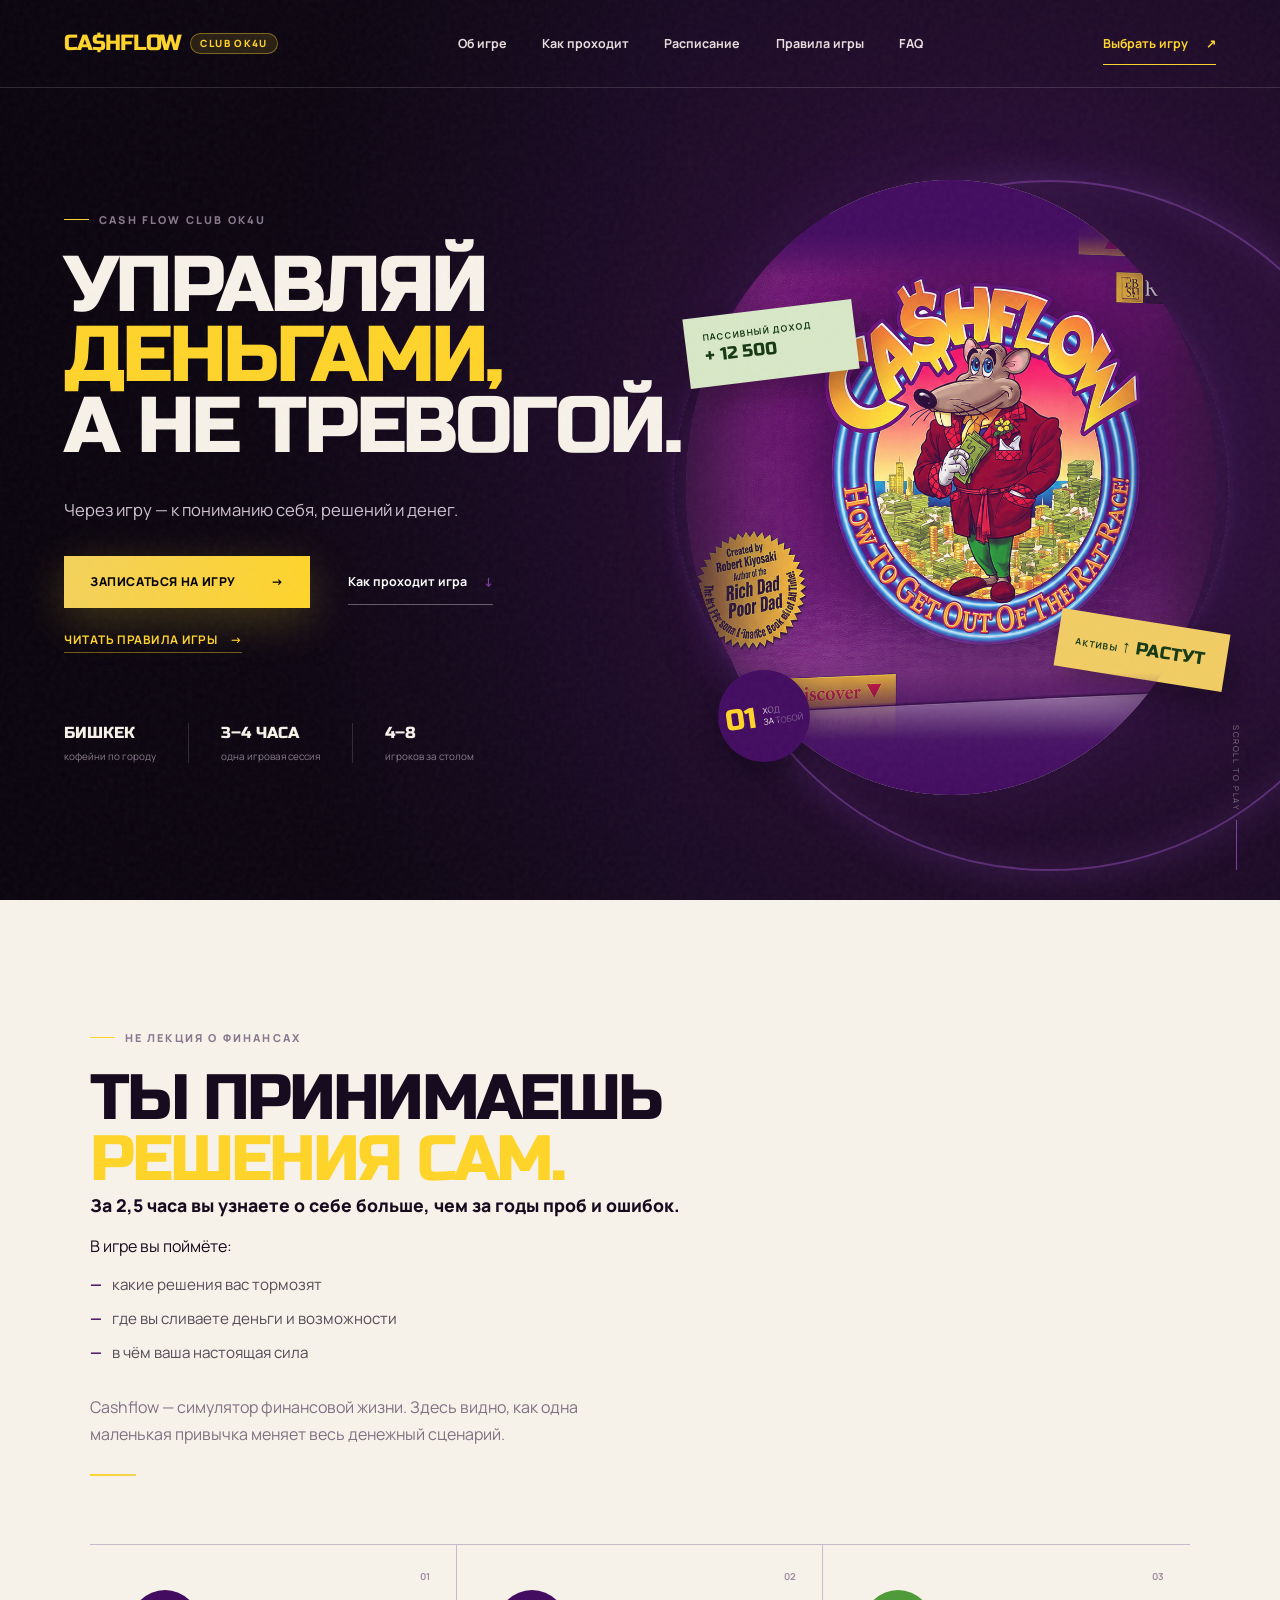
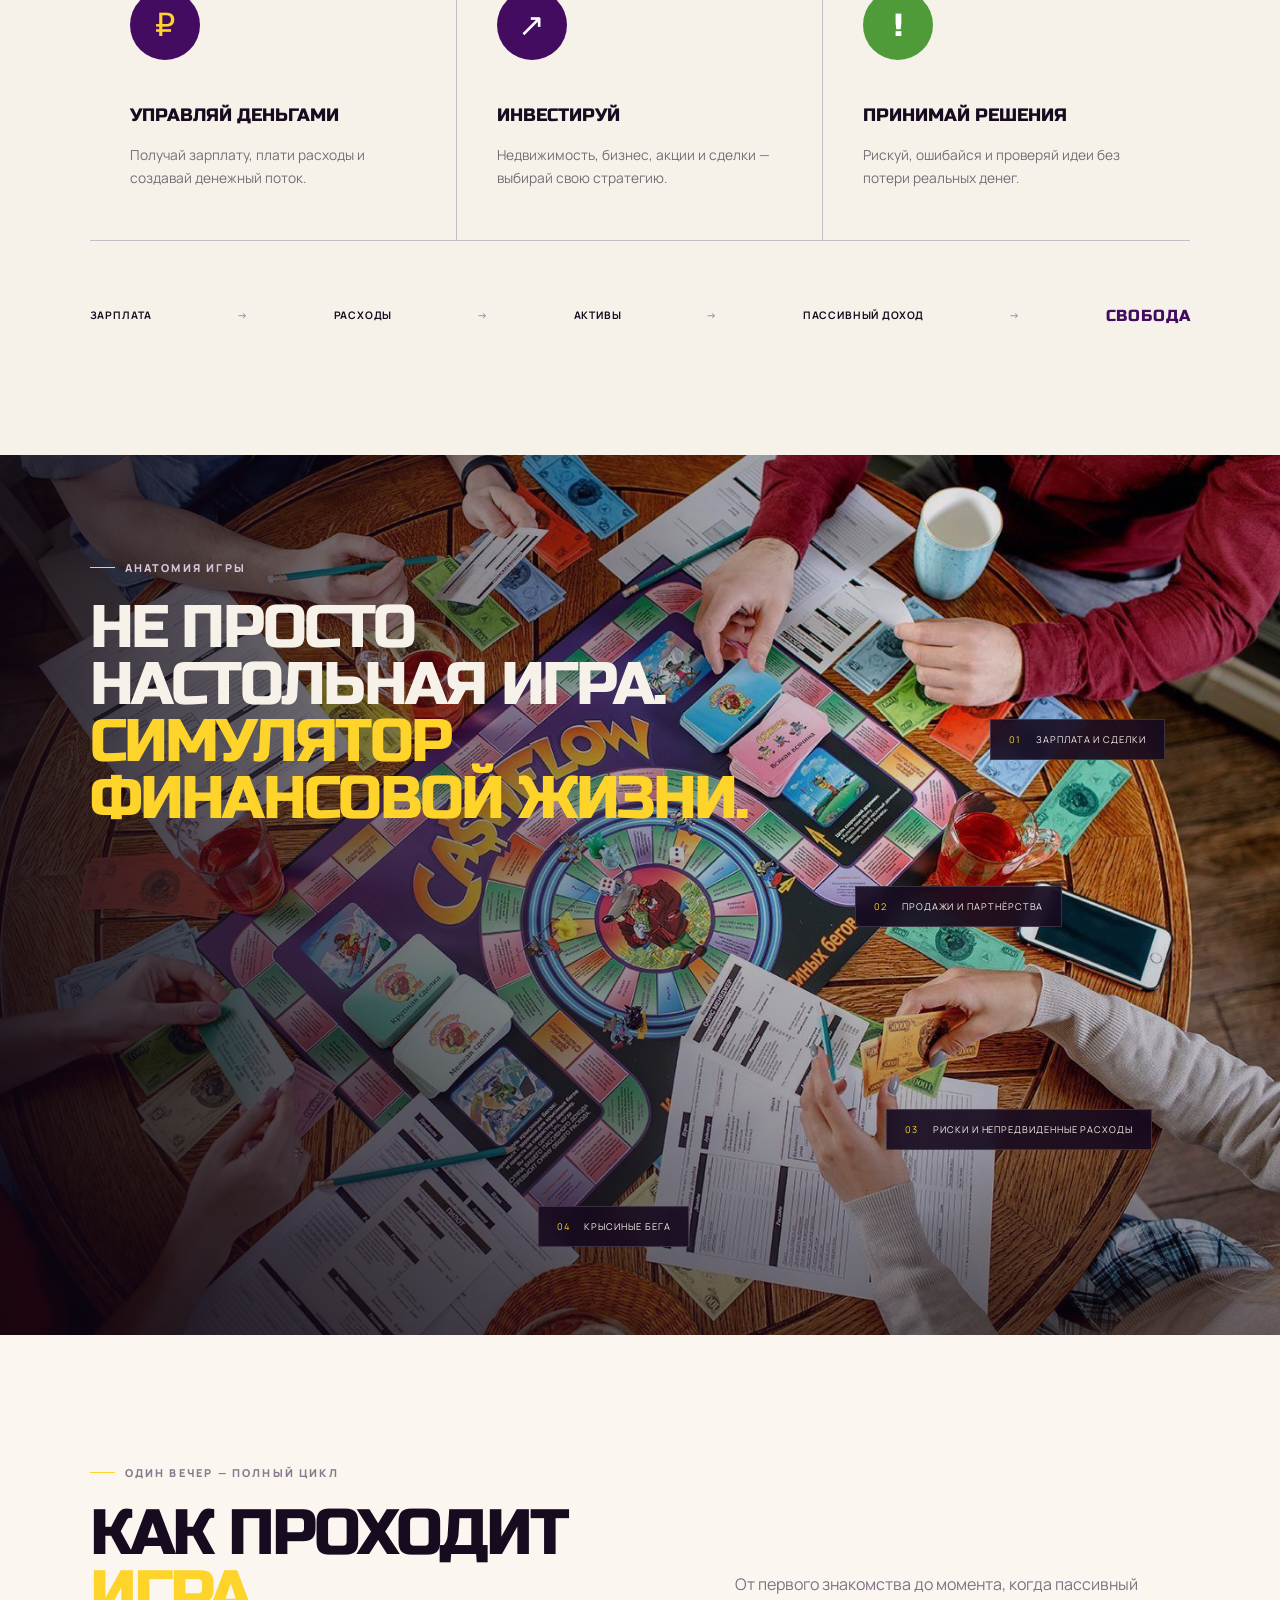
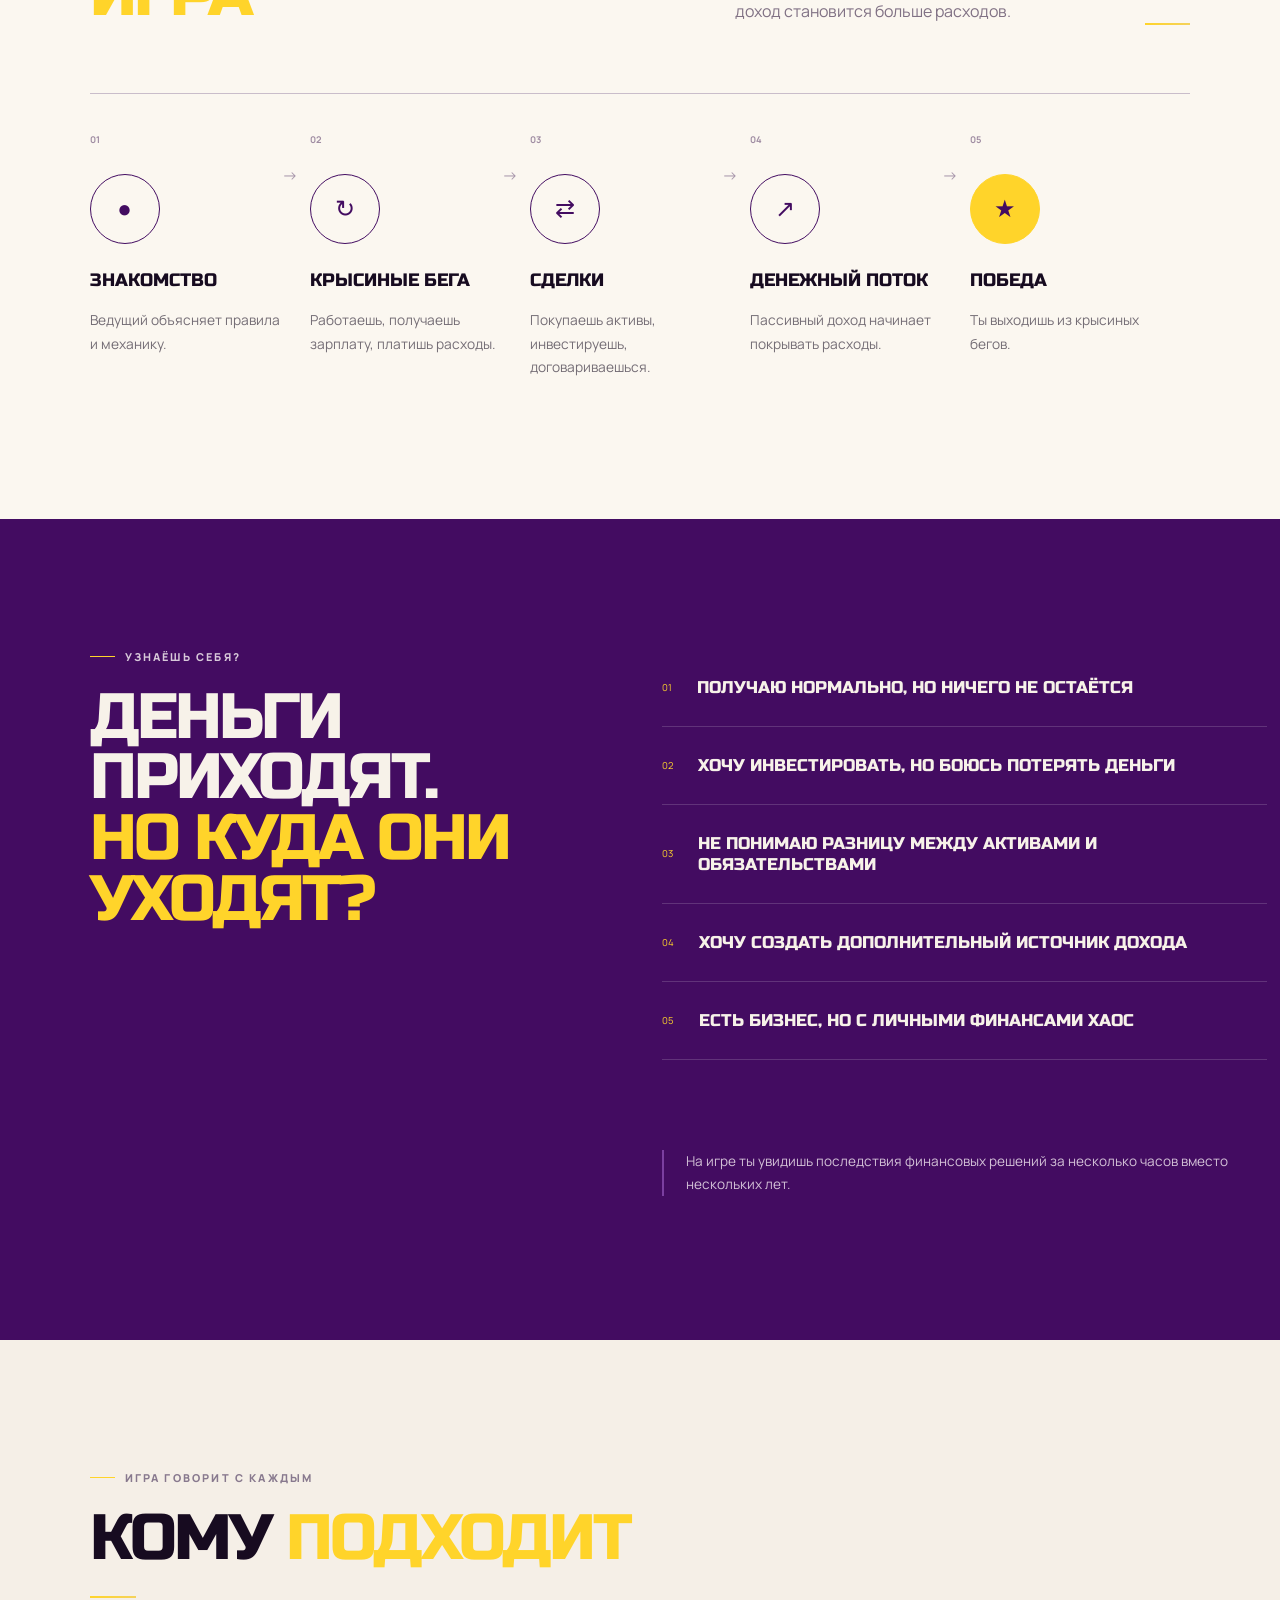
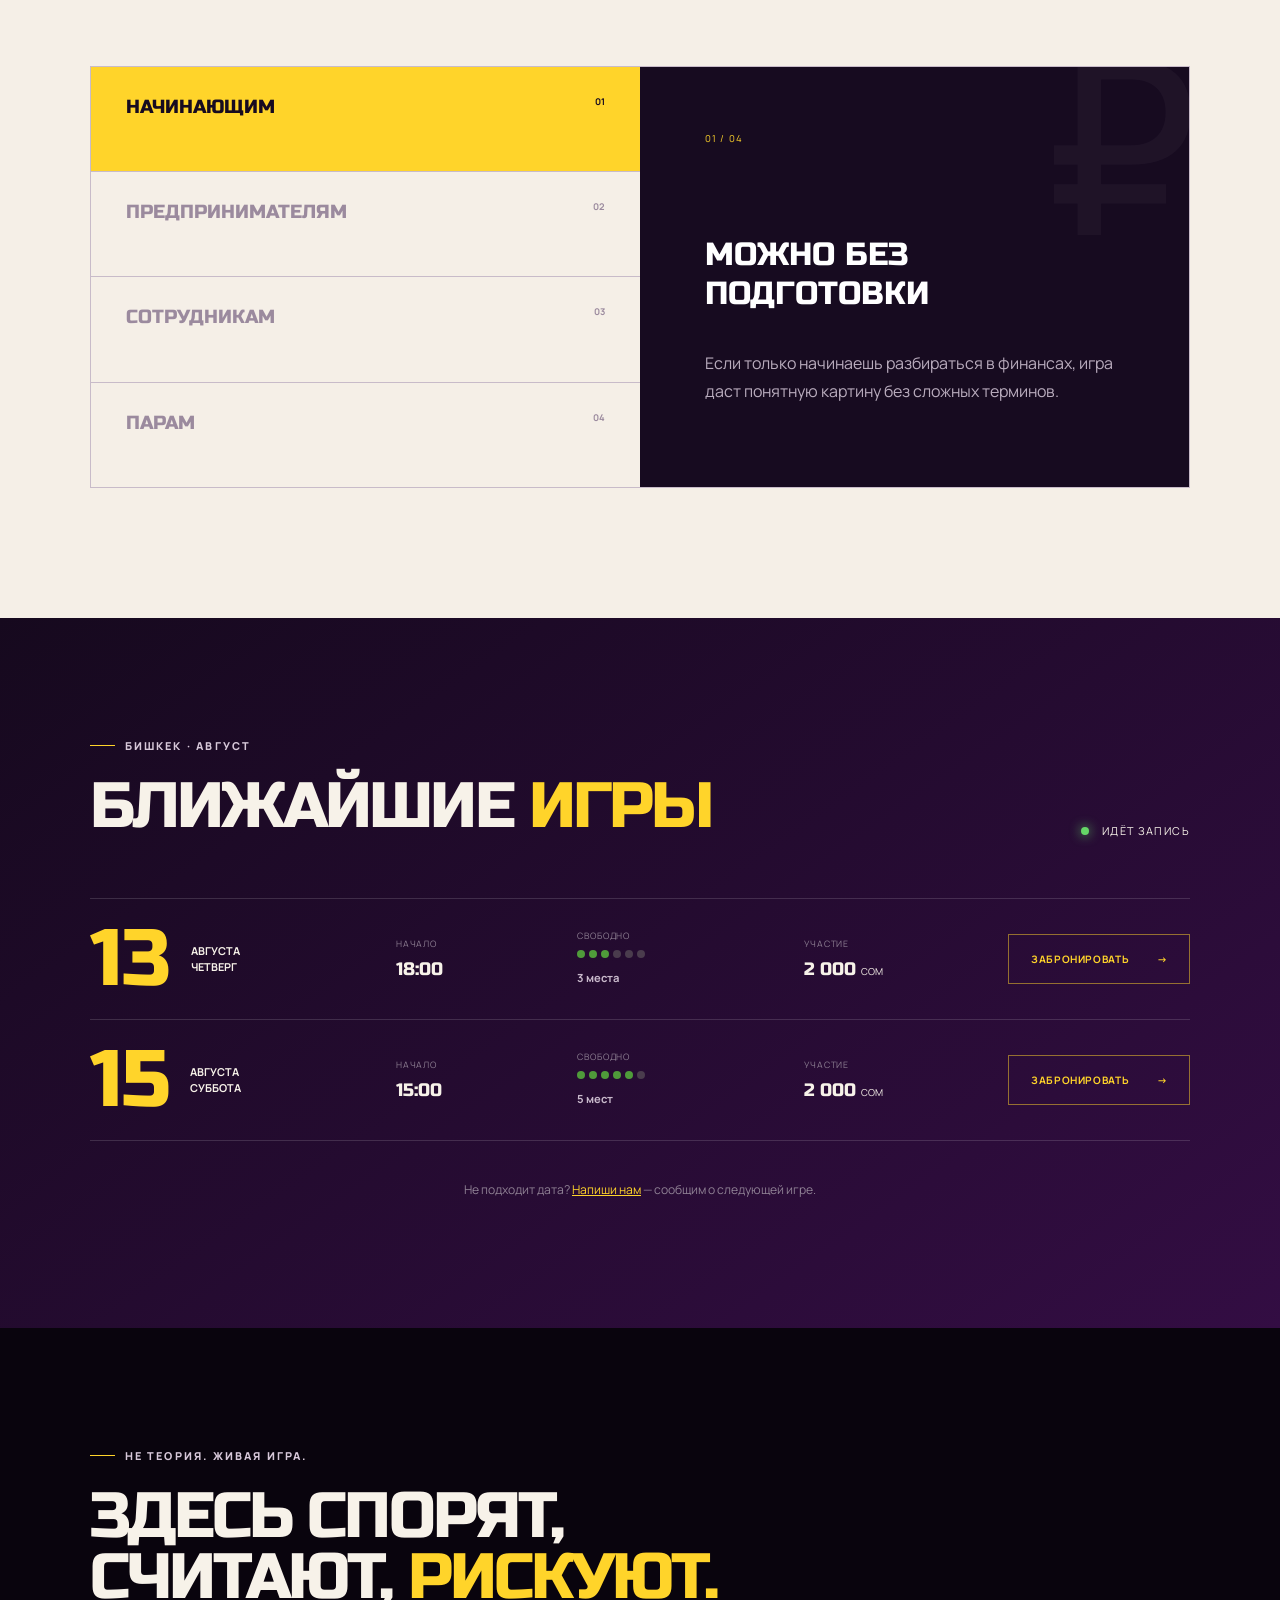
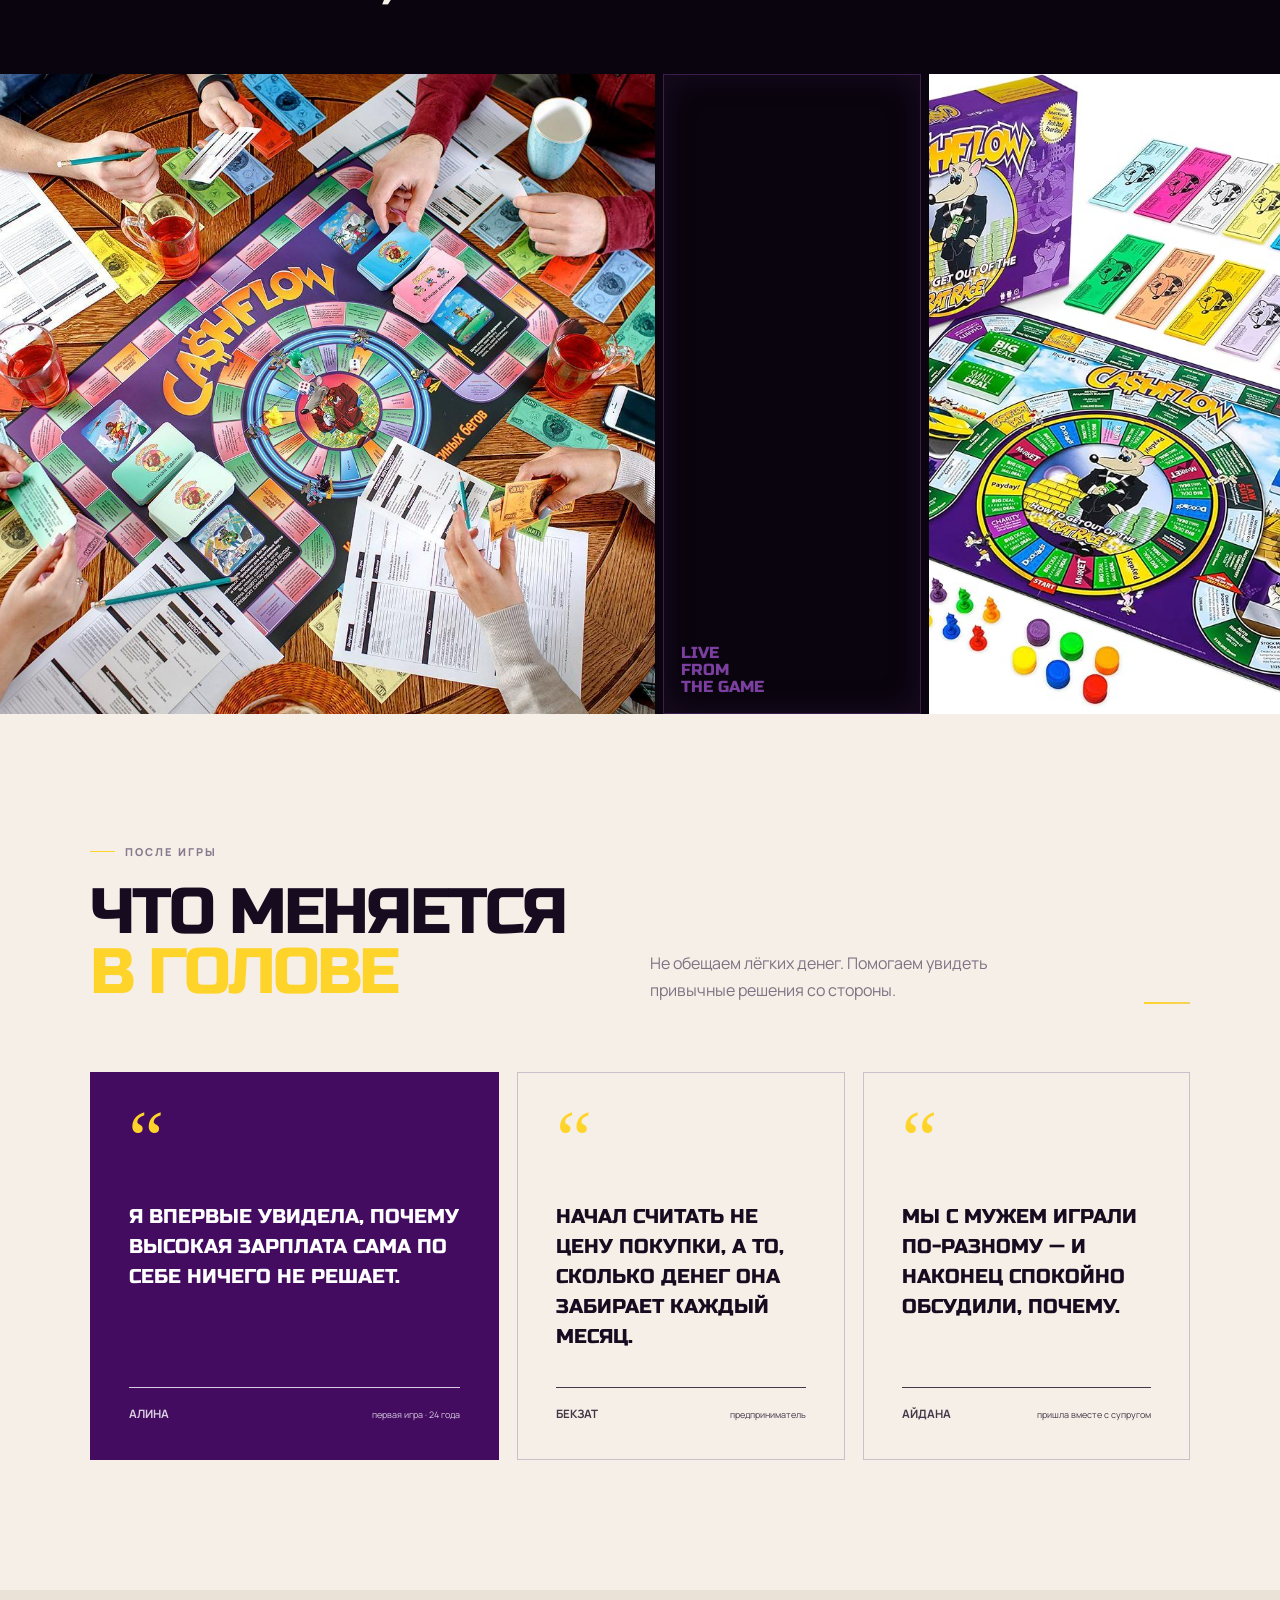
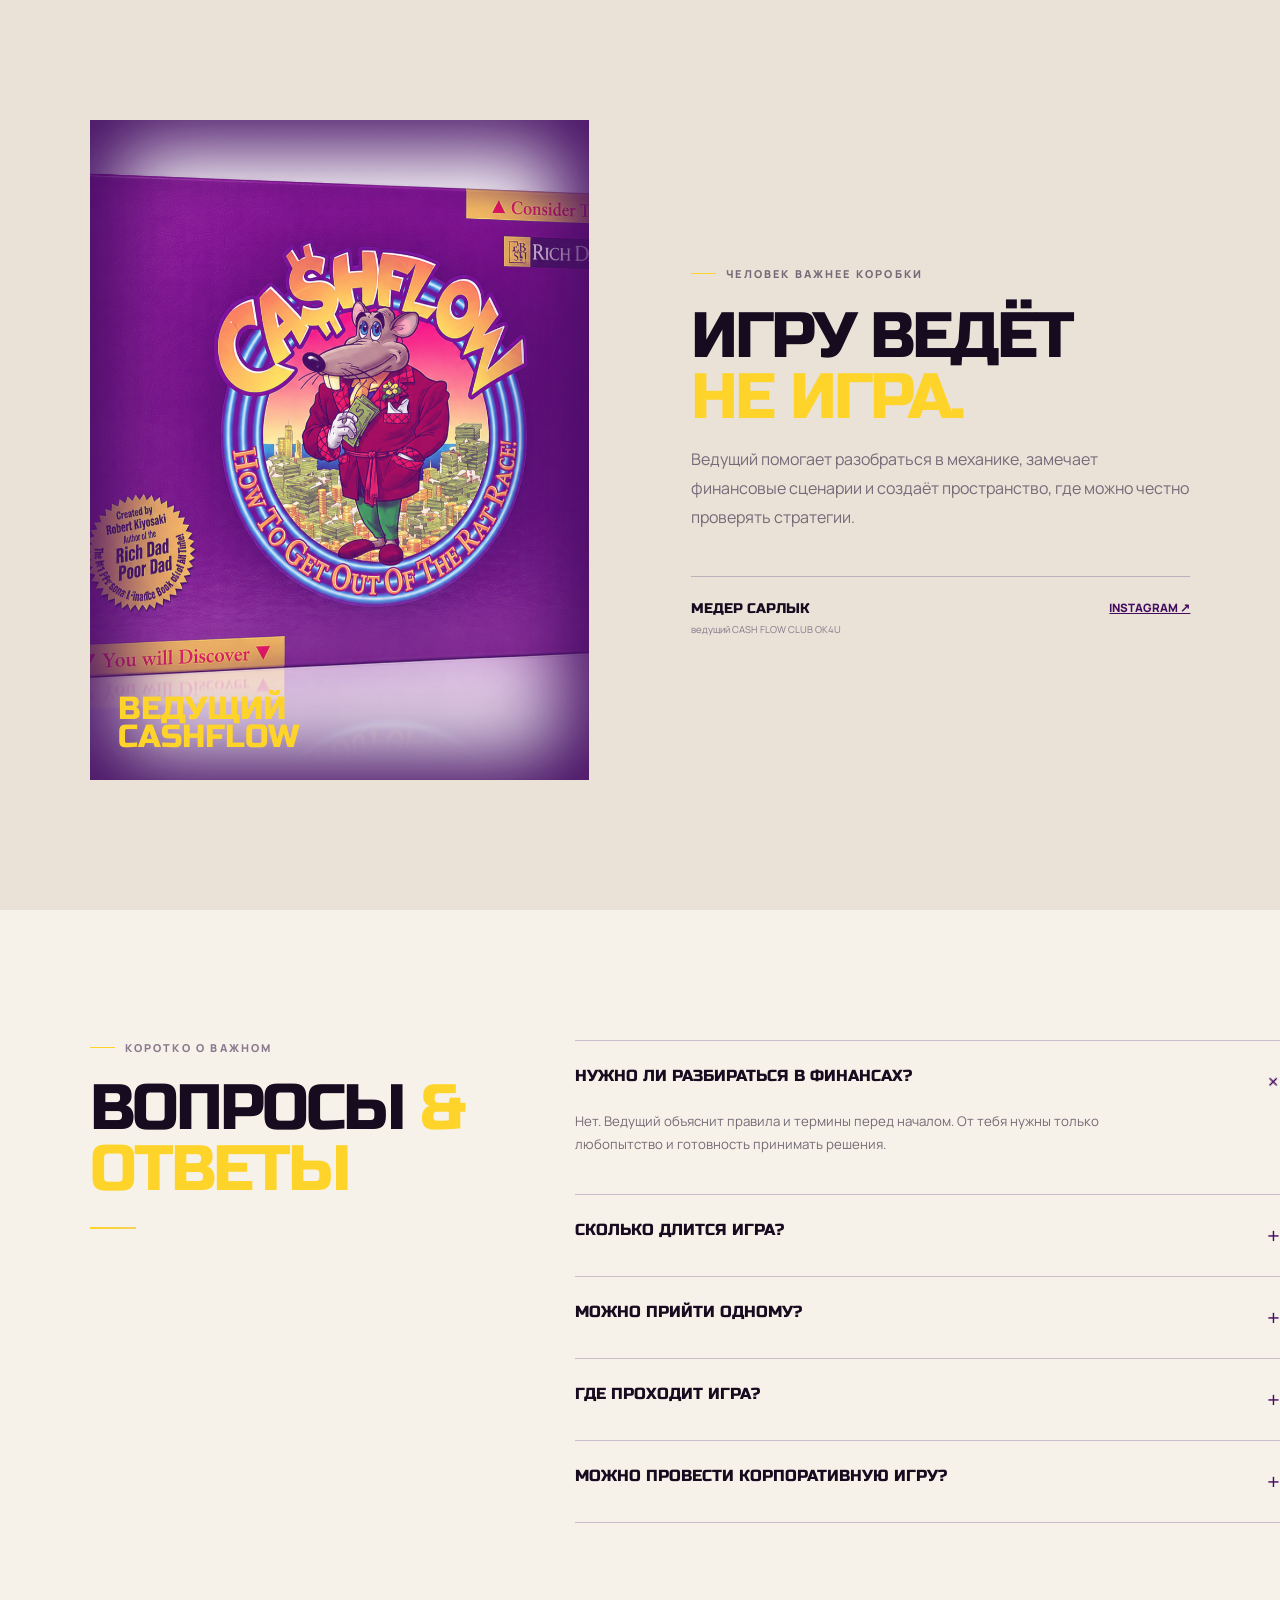
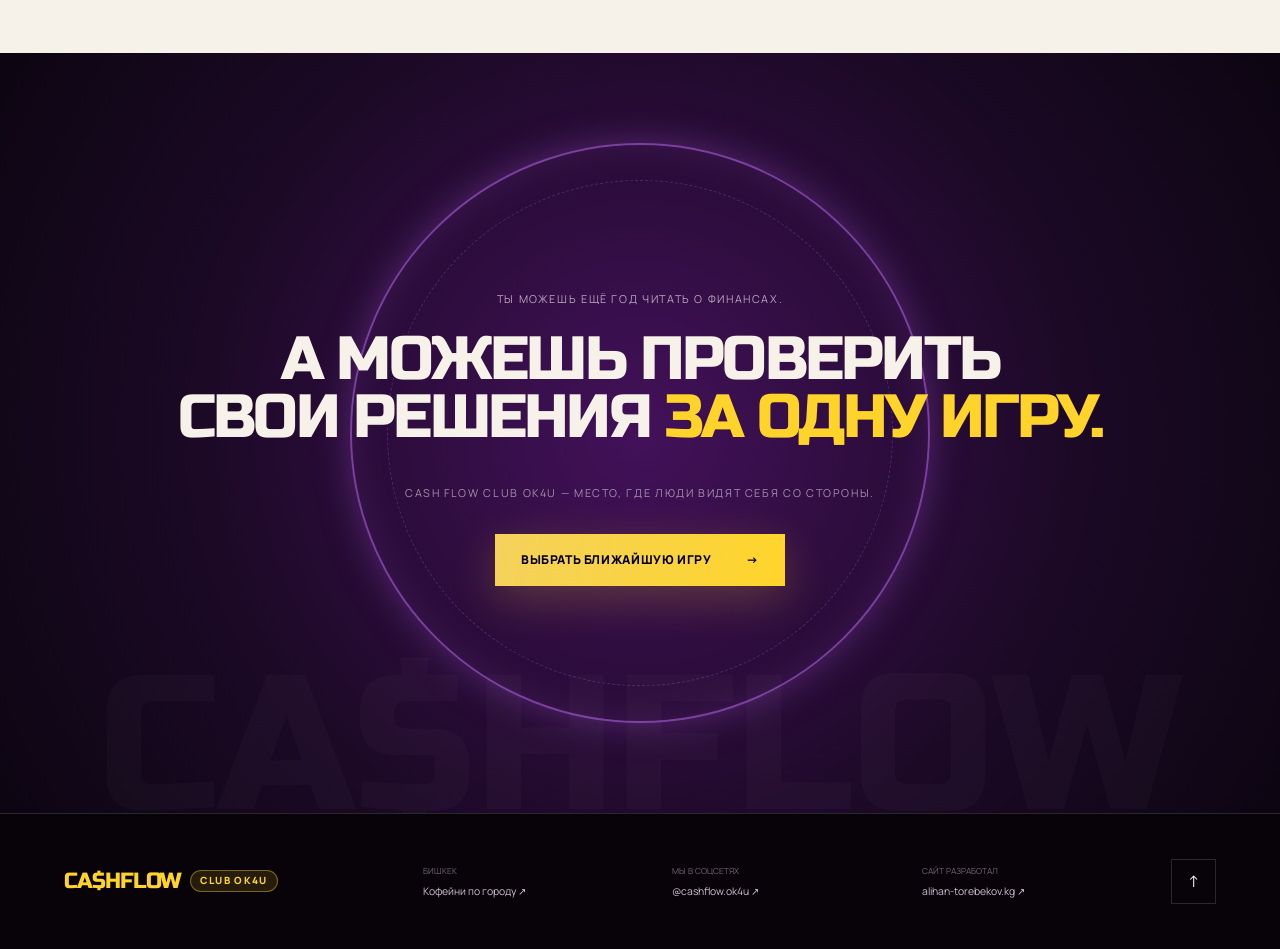
<file: index.html>
<!doctype html>
<html lang="ru">
  <head>
    <meta charset="UTF-8" />
    <meta name="viewport" content="width=device-width, initial-scale=1.0" />
    <meta name="theme-color" content="#170b20" />
    <meta name="description" content="Бизнес-игра CASHFLOW в Бишкеке. Тренируй финансовое мышление, рискуя только игровыми деньгами." />
    <title>CASHFLOW Бишкек — бизнес-игра о деньгах</title>
    <link rel="icon" href="data:image/svg+xml,%3Csvg xmlns='http://www.w3.org/2000/svg' viewBox='0 0 64 64'%3E%3Crect width='64' height='64' rx='14' fill='%23430C61'/%3E%3Ctext x='32' y='44' text-anchor='middle' font-size='42' font-weight='800' fill='%23FFD42A'%3E%24%3C/text%3E%3C/svg%3E" />
    <link rel="preconnect" href="https://fonts.googleapis.com" />
    <link rel="preconnect" href="https://fonts.gstatic.com" crossorigin />
    <link href="https://fonts.googleapis.com/css2?family=Manrope:wght@400;500;600;700;800&family=Russo+One&display=swap" rel="stylesheet" />
    <link rel="stylesheet" href="styles.css" />
  </head>
  <body>
    <div class="noise" aria-hidden="true"></div>

    <header class="header" id="top">
      <a class="brand" href="#top" aria-label="Cashflow Club OK4U — на главную">
        <span>CA$HFLOW</span><small>CLUB OK4U</small>
      </a>
      <nav class="nav" aria-label="Основная навигация">
        <a href="#about">Об игре</a>
        <a href="#process">Как проходит</a>
        <a href="#games">Расписание</a>
        <a href="pravila.html">Правила игры</a>
        <a href="#faq">FAQ</a>
      </nav>
      <a class="header-cta" href="#games">Выбрать игру <span>↗</span></a>
      <button class="menu-button" type="button" aria-label="Открыть меню" aria-expanded="false"><span></span><span></span></button>
    </header>

    <main>
      <section class="hero" aria-labelledby="hero-title">
        <div class="hero-glow" aria-hidden="true"></div>
        <div class="hero-copy reveal">
          <p class="eyebrow"><span></span> CASH FLOW CLUB OK4U</p>
          <h1 id="hero-title">Управляй <em>деньгами,</em><br />а не тревогой.</h1>
          <p class="hero-lead">Через игру — к пониманию себя, решений и денег.</p>
          <div class="hero-actions">
            <a class="button button-primary" href="#games">Записаться на игру <span>→</span></a>
            <a class="text-link" href="#process">Как проходит игра <span>↓</span></a>
          </div>
          <a class="rules-link" href="pravila.html">Читать правила игры <span>→</span></a>
          <div class="hero-meta" aria-label="Информация об игре">
            <div><b>Бишкек</b><span>кофейни по городу</span></div>
            <div><b>3–4 часа</b><span>одна игровая сессия</span></div>
            <div><b>4–8</b><span>игроков за столом</span></div>
          </div>
        </div>
        <div class="hero-visual reveal">
          <div class="orbit orbit-one"></div>
          <div class="orbit orbit-two"></div>
          <div class="hero-photo">
            <img src="cashflow box.png" alt="Коробка игры Cashflow" />
          </div>
          <div class="money-card money-card-one">ПАССИВНЫЙ ДОХОД <b>+ 12 500</b></div>
          <div class="money-card money-card-two">АКТИВЫ <b>↑ РАСТУТ</b></div>
          <div class="round-label"><b>01</b><span>ход<br />за тобой</span></div>
        </div>
        <div class="scroll-cue" aria-hidden="true"><span>SCROLL TO PLAY</span><i></i></div>
      </section>

      <section class="section about" id="about">
        <div class="section-heading reveal">
          <p class="eyebrow"><span></span> Не лекция о финансах</p>
          <h2>Ты принимаешь<br /><em>решения сам.</em></h2>
          <p class="lead-strong">За 2,5 часа вы узнаете о себе больше, чем за годы проб и ошибок.</p>
          <p>В игре вы поймёте:</p>
          <ul class="insight-list">
            <li>какие решения вас тормозят</li>
            <li>где вы сливаете деньги и возможности</li>
            <li>в чём ваша настоящая сила</li>
          </ul>
          <p>Cashflow — симулятор финансовой жизни. Здесь видно, как одна маленькая привычка меняет весь денежный сценарий.</p>
        </div>
        <div class="skill-grid">
          <article class="skill-card reveal">
            <span class="card-index">01</span><div class="skill-icon">₽</div>
            <h3>Управляй деньгами</h3><p>Получай зарплату, плати расходы и создавай денежный поток.</p>
          </article>
          <article class="skill-card reveal">
            <span class="card-index">02</span><div class="skill-icon">↗</div>
            <h3>Инвестируй</h3><p>Недвижимость, бизнес, акции и сделки — выбирай свою стратегию.</p>
          </article>
          <article class="skill-card reveal">
            <span class="card-index">03</span><div class="skill-icon">!</div>
            <h3>Принимай решения</h3><p>Рискуй, ошибайся и проверяй идеи без потери реальных денег.</p>
          </article>
        </div>
        <div class="flow-line reveal" aria-label="Финансовый путь в игре">
          <span>Зарплата</span><i>→</i><span>Расходы</span><i>→</i><span>Активы</span><i>→</i><span>Пассивный доход</span><i>→</i><b>Свобода</b>
        </div>
      </section>

      <section class="anatomy" aria-labelledby="anatomy-title">
        <img src="cash flow game on table.jpg" alt="Участники играют в Cashflow за столом" />
        <div class="anatomy-shade"></div>
        <div class="anatomy-copy reveal">
          <p class="eyebrow light"><span></span> Анатомия игры</p>
          <h2 id="anatomy-title">Не просто настольная игра.<br /><em>Симулятор финансовой жизни.</em></h2>
        </div>
        <div class="callout c1"><span>01</span> Зарплата и сделки</div>
        <div class="callout c2"><span>02</span> Продажи и партнёрства</div>
        <div class="callout c3"><span>03</span> Риски и непредвиденные расходы</div>
        <div class="callout c4"><span>04</span> Крысиные бега</div>
      </section>

      <section class="section process" id="process">
        <div class="section-heading horizontal reveal">
          <div><p class="eyebrow"><span></span> Один вечер — полный цикл</p><h2>Как проходит <em>игра</em></h2></div>
          <p>От первого знакомства до момента, когда пассивный доход становится больше расходов.</p>
        </div>
        <div class="timeline">
          <article class="step reveal"><b>01</b><div class="step-icon">●</div><h3>Знакомство</h3><p>Ведущий объясняет правила и механику.</p></article>
          <article class="step reveal"><b>02</b><div class="step-icon">↻</div><h3>Крысиные бега</h3><p>Работаешь, получаешь зарплату, платишь расходы.</p></article>
          <article class="step reveal"><b>03</b><div class="step-icon">⇄</div><h3>Сделки</h3><p>Покупаешь активы, инвестируешь, договариваешься.</p></article>
          <article class="step reveal"><b>04</b><div class="step-icon">↗</div><h3>Денежный поток</h3><p>Пассивный доход начинает покрывать расходы.</p></article>
          <article class="step reveal"><b>05</b><div class="step-icon">★</div><h3>Победа</h3><p>Ты выходишь из крысиных бегов.</p></article>
        </div>
      </section>

      <section class="section pain" aria-labelledby="pain-title">
        <div class="pain-intro reveal">
          <p class="eyebrow light"><span></span> Узнаёшь себя?</p>
          <h2 id="pain-title">Деньги приходят.<br /><em>Но куда они уходят?</em></h2>
        </div>
        <div class="pain-list reveal">
          <div><span>01</span><p>Получаю нормально, но ничего не остаётся</p></div>
          <div><span>02</span><p>Хочу инвестировать, но боюсь потерять деньги</p></div>
          <div><span>03</span><p>Не понимаю разницу между активами и обязательствами</p></div>
          <div><span>04</span><p>Хочу создать дополнительный источник дохода</p></div>
          <div><span>05</span><p>Есть бизнес, но с личными финансами хаос</p></div>
        </div>
        <p class="pain-note reveal">На игре ты увидишь последствия финансовых решений за несколько часов вместо нескольких лет.</p>
      </section>

      <section class="section audience" aria-labelledby="audience-title">
        <div class="section-heading reveal">
          <p class="eyebrow"><span></span> Игра говорит с каждым</p>
          <h2 id="audience-title">Кому <em>подходит</em></h2>
        </div>
        <div class="audience-tabs reveal">
          <div class="tab-list" role="tablist" aria-label="Категории участников">
            <button class="tab active" role="tab" aria-selected="true" data-tab="beginners">Начинающим <span>01</span></button>
            <button class="tab" role="tab" aria-selected="false" data-tab="business">Предпринимателям <span>02</span></button>
            <button class="tab" role="tab" aria-selected="false" data-tab="employees">Сотрудникам <span>03</span></button>
            <button class="tab" role="tab" aria-selected="false" data-tab="couples">Парам <span>04</span></button>
          </div>
          <div class="tab-panel" id="tab-panel">
            <span>01 / 04</span><h3>Можно без подготовки</h3><p>Если только начинаешь разбираться в финансах, игра даст понятную картину без сложных терминов.</p>
          </div>
        </div>
      </section>

      <section class="section games" id="games">
        <div class="games-heading reveal">
          <div><p class="eyebrow light"><span></span> Бишкек · Август</p><h2>Ближайшие <em>игры</em></h2></div>
          <div class="live-label"><i></i> Идёт запись</div>
        </div>
        <div class="game-list">
          <article class="game-card reveal" data-game="13 августа · 18:00">
            <div class="game-date"><b>13</b><span>августа<br />четверг</span></div>
            <div class="game-time"><small>Начало</small><b>18:00</b></div>
            <div class="seats"><small>Свободно</small><div><i></i><i></i><i></i><i class="off"></i><i class="off"></i><i class="off"></i></div><b>3 места</b></div>
            <div class="game-price"><small>Участие</small><b>2 000 <span>сом</span></b></div>
            <button class="book-button" type="button">Забронировать <span>→</span></button>
          </article>
          <article class="game-card reveal" data-game="15 августа · 15:00">
            <div class="game-date"><b>15</b><span>августа<br />суббота</span></div>
            <div class="game-time"><small>Начало</small><b>15:00</b></div>
            <div class="seats"><small>Свободно</small><div><i></i><i></i><i></i><i></i><i></i><i class="off"></i></div><b>5 мест</b></div>
            <div class="game-price"><small>Участие</small><b>2 000 <span>сом</span></b></div>
            <button class="book-button" type="button">Забронировать <span>→</span></button>
          </article>
        </div>
        <p class="games-footnote reveal">Не подходит дата? <a href="https://wa.me/996550500550" target="_blank" rel="noreferrer">Напиши нам</a> — сообщим о следующей игре.</p>
      </section>

      <section class="atmosphere" aria-labelledby="atmosphere-title">
        <div class="atmosphere-copy reveal"><p class="eyebrow light"><span></span> Не теория. Живая игра.</p><h2 id="atmosphere-title">Здесь спорят,<br />считают, <em>рискуют.</em></h2></div>
        <div class="media-grid">
          <div class="media media-wide reveal"><img src="cash flow game on table.jpg" alt="Игровой стол Cashflow" /></div>
          <div class="media media-video reveal"><video src="cashflow game video.mp4" autoplay muted loop playsinline aria-label="Видео с игры Cashflow"></video><span>LIVE<br />FROM<br />THE GAME</span></div>
          <div class="media reveal"><img src="кешфлоу настоле.jpg" alt="Набор Cashflow на столе" /></div>
        </div>
      </section>

      <section class="section reviews" aria-labelledby="reviews-title">
        <div class="section-heading horizontal reveal"><div><p class="eyebrow"><span></span> После игры</p><h2 id="reviews-title">Что меняется<br /><em>в голове</em></h2></div><p>Не обещаем лёгких денег. Помогаем увидеть привычные решения со стороны.</p></div>
        <div class="review-grid">
          <blockquote class="review-card featured reveal"><span class="quote">“</span><p>Я впервые увидела, почему высокая зарплата сама по себе ничего не решает.</p><footer><b>Алина</b><span>первая игра · 24 года</span></footer></blockquote>
          <blockquote class="review-card reveal"><span class="quote">“</span><p>Начал считать не цену покупки, а то, сколько денег она забирает каждый месяц.</p><footer><b>Бекзат</b><span>предприниматель</span></footer></blockquote>
          <blockquote class="review-card reveal"><span class="quote">“</span><p>Мы с мужем играли по-разному — и наконец спокойно обсудили, почему.</p><footer><b>Айдана</b><span>пришла вместе с супругом</span></footer></blockquote>
        </div>
      </section>

      <section class="section host" aria-labelledby="host-title">
        <div class="host-photo reveal"><img src="cashflow box.png" alt="Ведущий клуба Cashflow Бишкек" /><span>ВЕДУЩИЙ<br />CASHFLOW</span></div>
        <div class="host-copy reveal">
          <p class="eyebrow"><span></span> Человек важнее коробки</p>
          <h2 id="host-title">Игру ведёт<br /><em>не игра.</em></h2>
          <p>Ведущий помогает разобраться в механике, замечает финансовые сценарии и создаёт пространство, где можно честно проверять стратегии.</p>
          <div class="host-name"><div><b>Медер Сарлык</b><span>ведущий CASH FLOW CLUB OK4U</span></div><a href="https://www.instagram.com/meder_sarlyk" target="_blank" rel="noreferrer">Instagram ↗</a></div>
        </div>
      </section>

      <section class="section faq" id="faq" aria-labelledby="faq-title">
        <div class="section-heading reveal"><p class="eyebrow"><span></span> Коротко о важном</p><h2 id="faq-title">Вопросы <em>& ответы</em></h2></div>
        <div class="faq-list">
          <details class="reveal" open><summary>Нужно ли разбираться в финансах?<span>+</span></summary><p>Нет. Ведущий объяснит правила и термины перед началом. От тебя нужны только любопытство и готовность принимать решения.</p></details>
          <details class="reveal"><summary>Сколько длится игра?<span>+</span></summary><p>Обычно 3–4 часа, включая знакомство, объяснение правил и небольшое обсуждение после игры.</p></details>
          <details class="reveal"><summary>Можно прийти одному?<span>+</span></summary><p>Да. Большинство участников знакомятся уже за игровым столом.</p></details>
          <details class="reveal"><summary>Где проходит игра?<span>+</span></summary><p>В Бишкеке — в кофейнях по городу или в офисе клуба, решаем индивидуально под каждую игру. Точный адрес отправим после бронирования.</p></details>
          <details class="reveal"><summary>Можно провести корпоративную игру?<span>+</span></summary><p>Да. Напиши нам в Instagram или WhatsApp — согласуем дату, состав участников и формат.</p></details>
        </div>
      </section>

      <section class="final-cta">
        <div class="final-ring" aria-hidden="true"></div>
        <div class="final-copy reveal">
          <p>Ты можешь ещё год читать о финансах.</p>
          <h2>А можешь проверить<br />свои решения <em>за одну игру.</em></h2>
          <p class="final-slogan">CASH FLOW CLUB OK4U — место, где люди видят себя со стороны.</p>
          <a class="button button-primary" href="#games">Выбрать ближайшую игру <span>→</span></a>
        </div>
        <div class="final-brand" aria-hidden="true">CA$HFLOW</div>
      </section>
    </main>

    <footer class="footer">
      <div class="brand"><span>CA$HFLOW</span><small>CLUB OK4U</small></div>
      <div><span>Бишкек</span><a href="#faq">Кофейни по городу ↗</a></div>
      <div><span>Мы в соцсетях</span><a href="https://www.instagram.com/cashflow.ok4u" target="_blank" rel="noreferrer">@cashflow.ok4u ↗</a></div>
      <div><span>Сайт разработал</span><a href="https://alihan-torebekov.kg" target="_blank" rel="noreferrer">alihan-torebekov.kg ↗</a></div>
      <a class="back-top" href="#top" aria-label="Наверх">↑</a>
    </footer>

    <dialog class="booking-modal" id="booking-modal">
      <button class="modal-close" type="button" aria-label="Закрыть">×</button>
      <p class="eyebrow"><span></span> Бронь места</p>
      <h2>Ты в одном шаге<br />от <em>игрового стола.</em></h2>
      <p class="chosen-game" id="chosen-game">13 августа · 18:00</p>
      <form id="booking-form">
        <label>Имя<input type="text" name="name" placeholder="Как к тебе обращаться?" required /></label>
        <label>Телефон / WhatsApp<input type="tel" name="phone" placeholder="+996 ___ ___ ___" required /></label>
        <label>Участники<select name="guests"><option>1 участник</option><option>2 участника</option><option>3 участника</option><option>4 участника</option></select></label>
        <button class="button button-primary" type="submit">Отправить заявку <span>→</span></button>
        <small>Нажимая кнопку, ты соглашаешься на обработку данных.</small>
      </form>
      <div class="success-message" hidden><div>✓</div><h3>Заявка принята</h3><p>Мы свяжемся с тобой, чтобы подтвердить место.</p></div>
    </dialog>

    <script src="script.js"></script>
  </body>
</html>
</file>
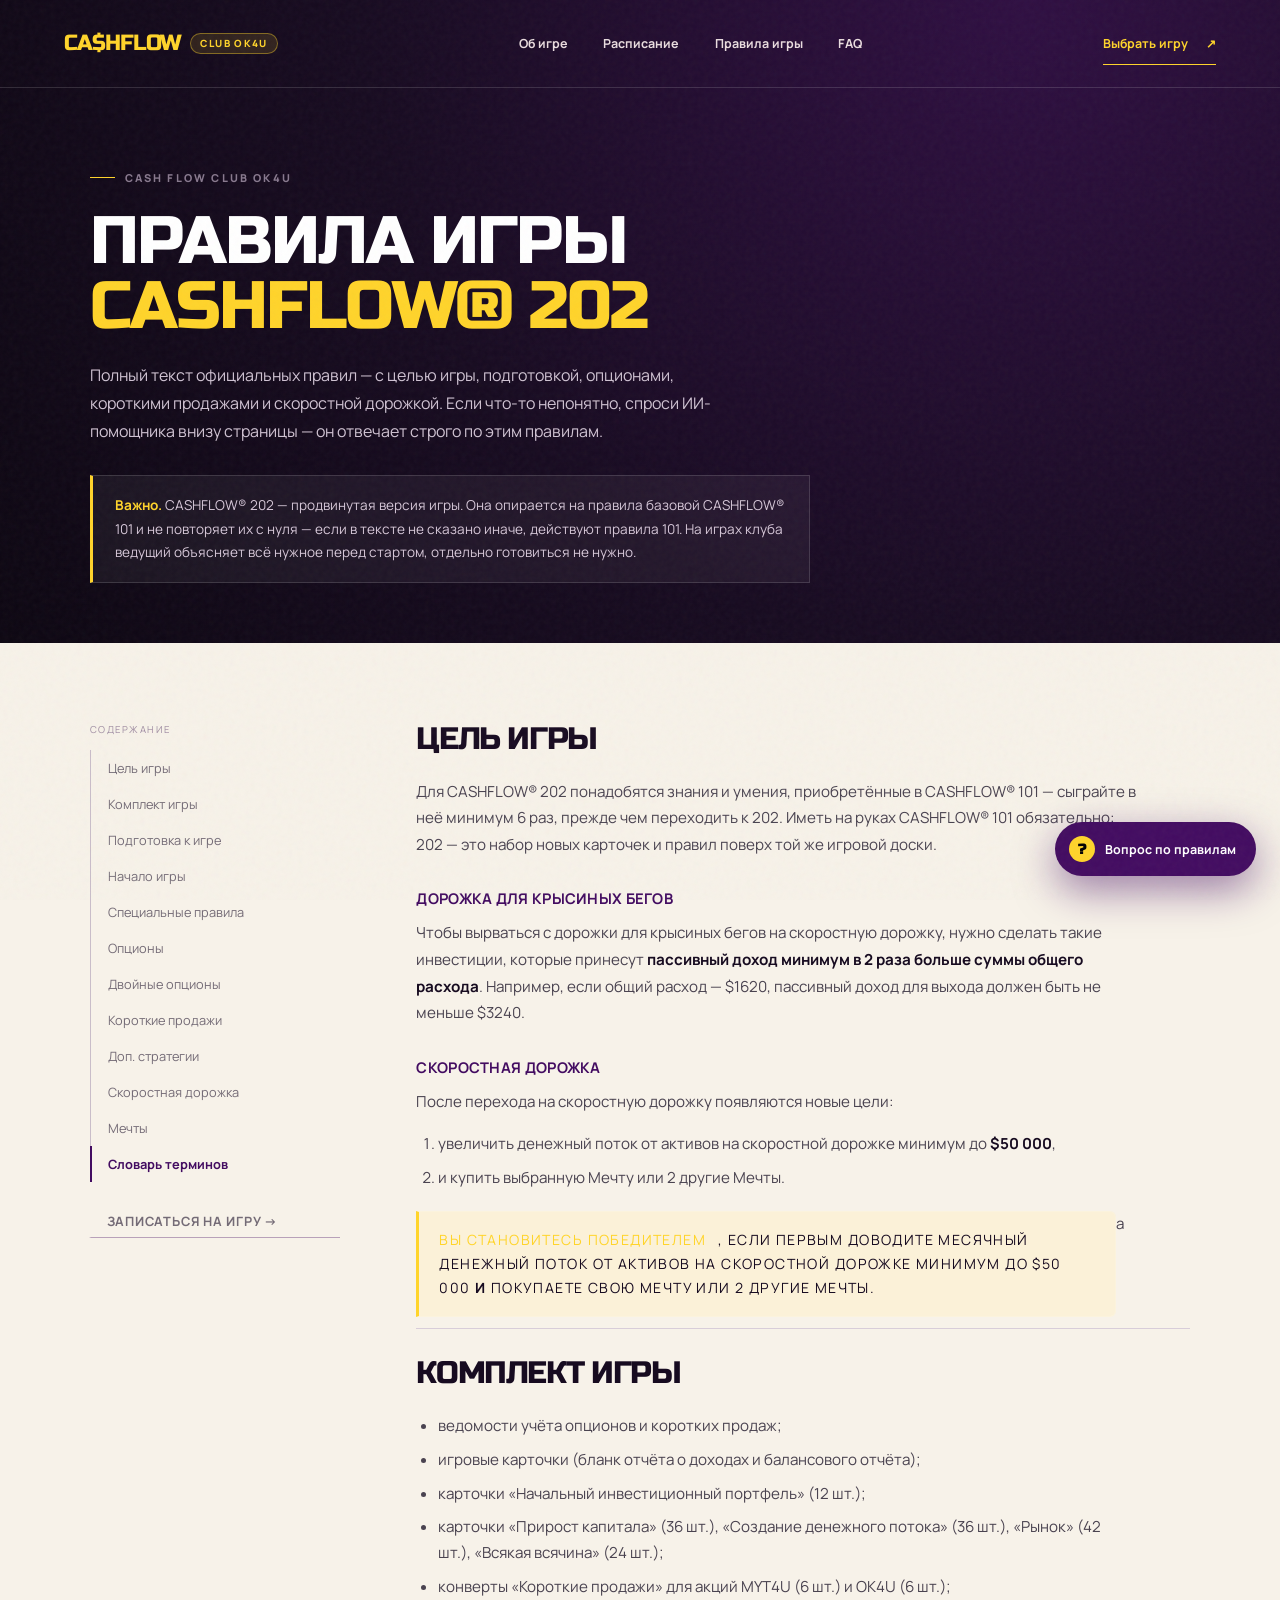
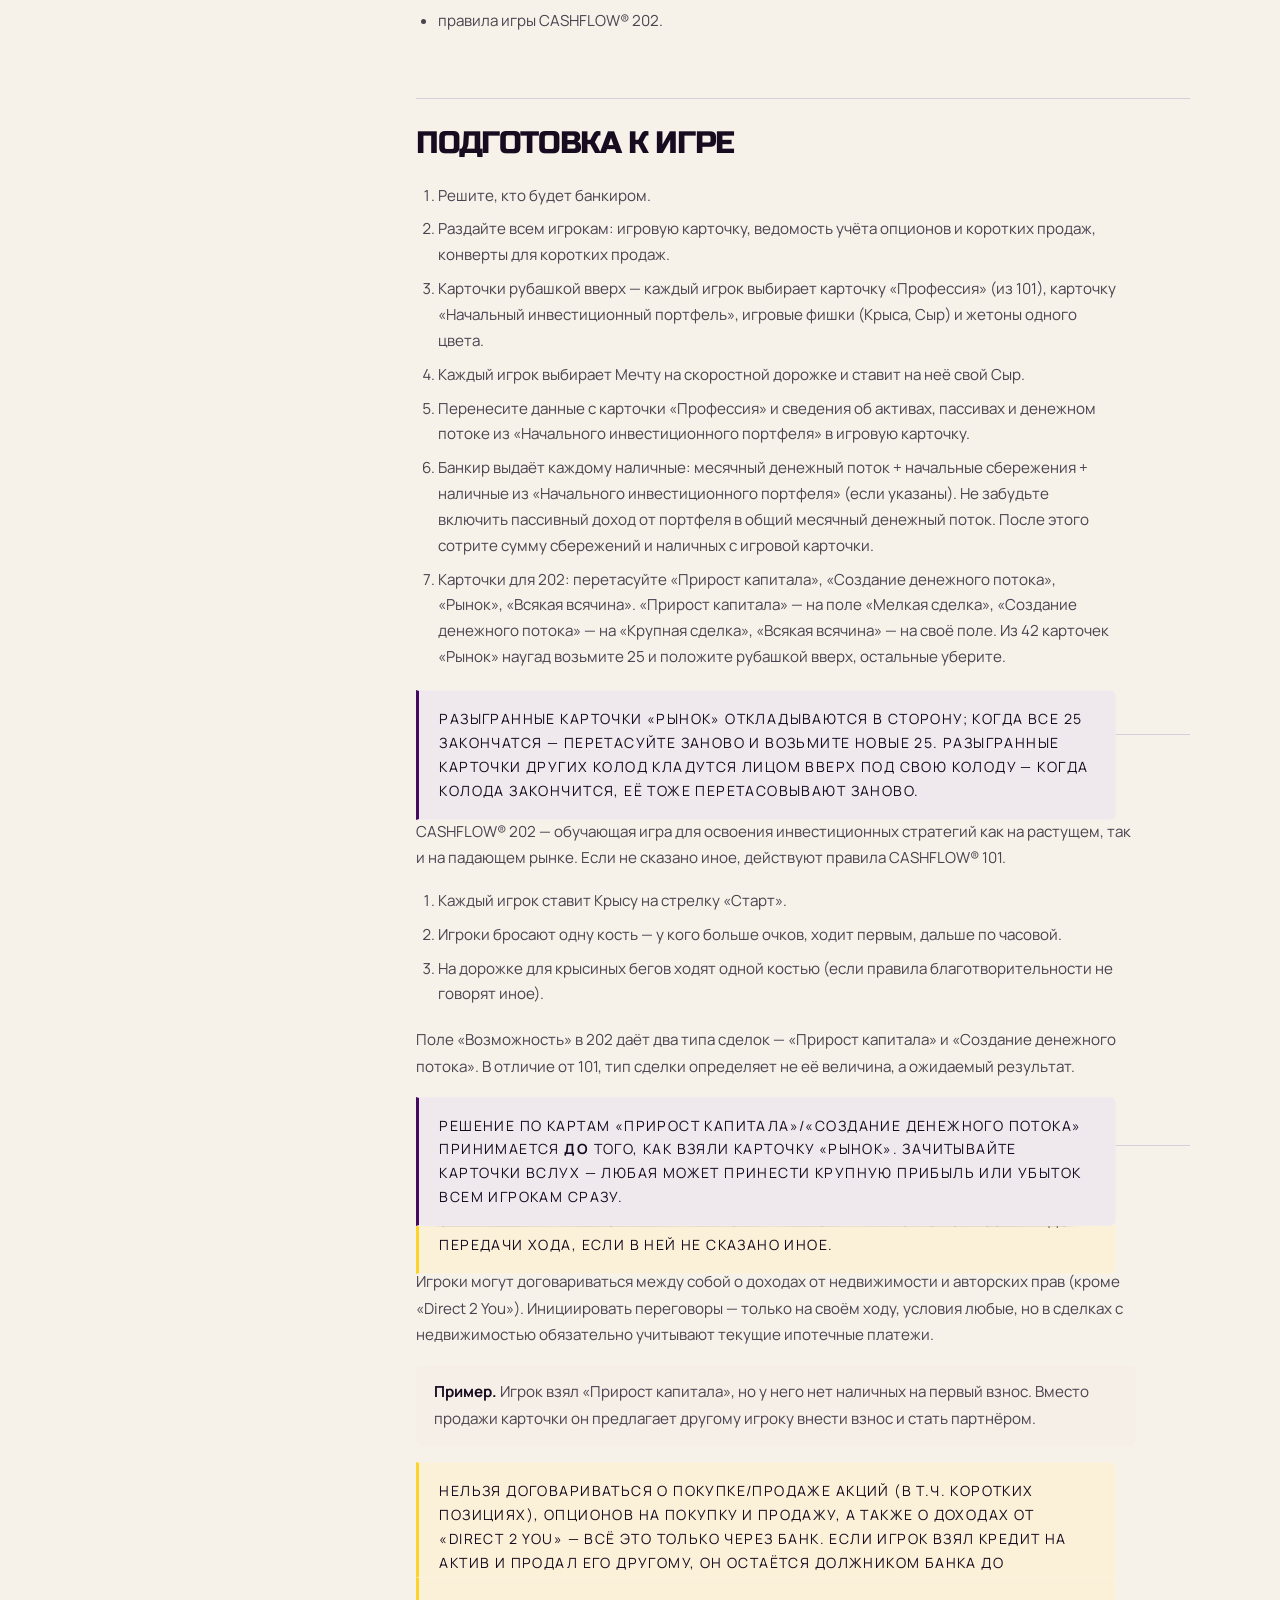
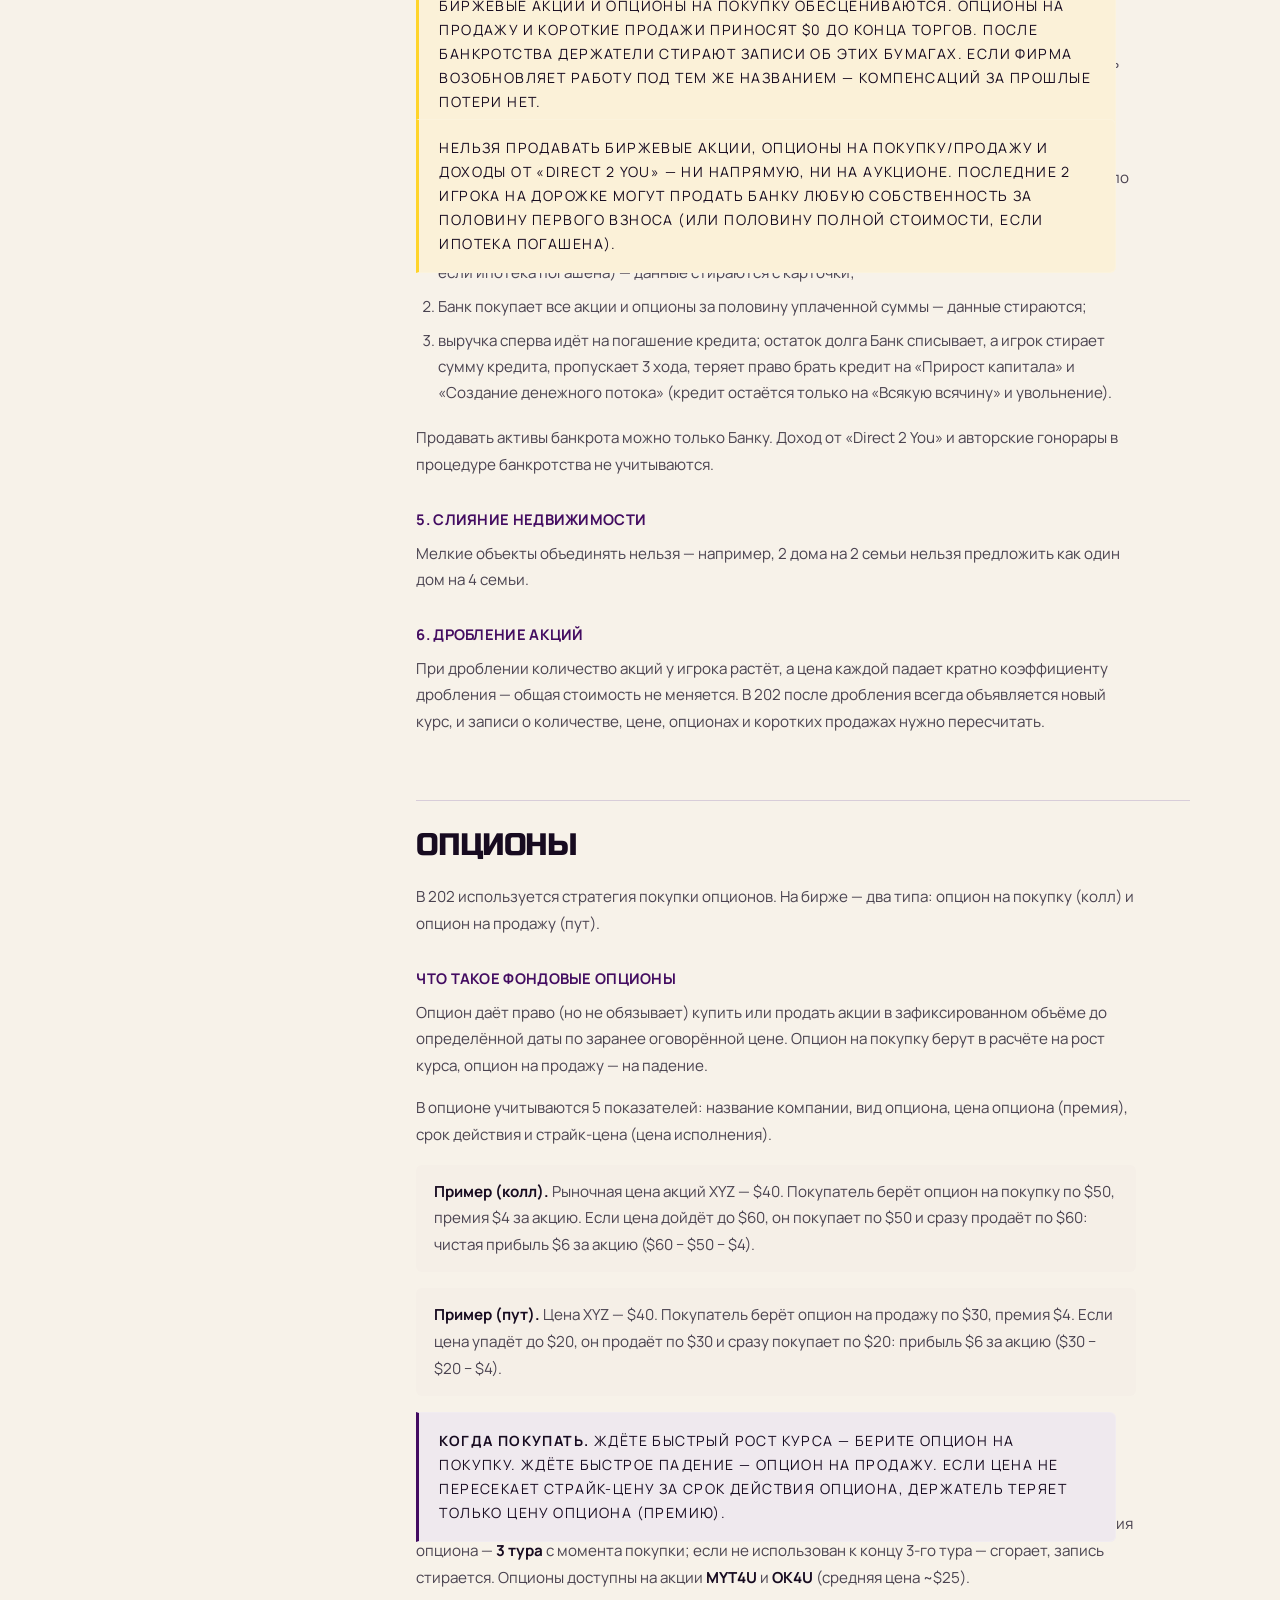
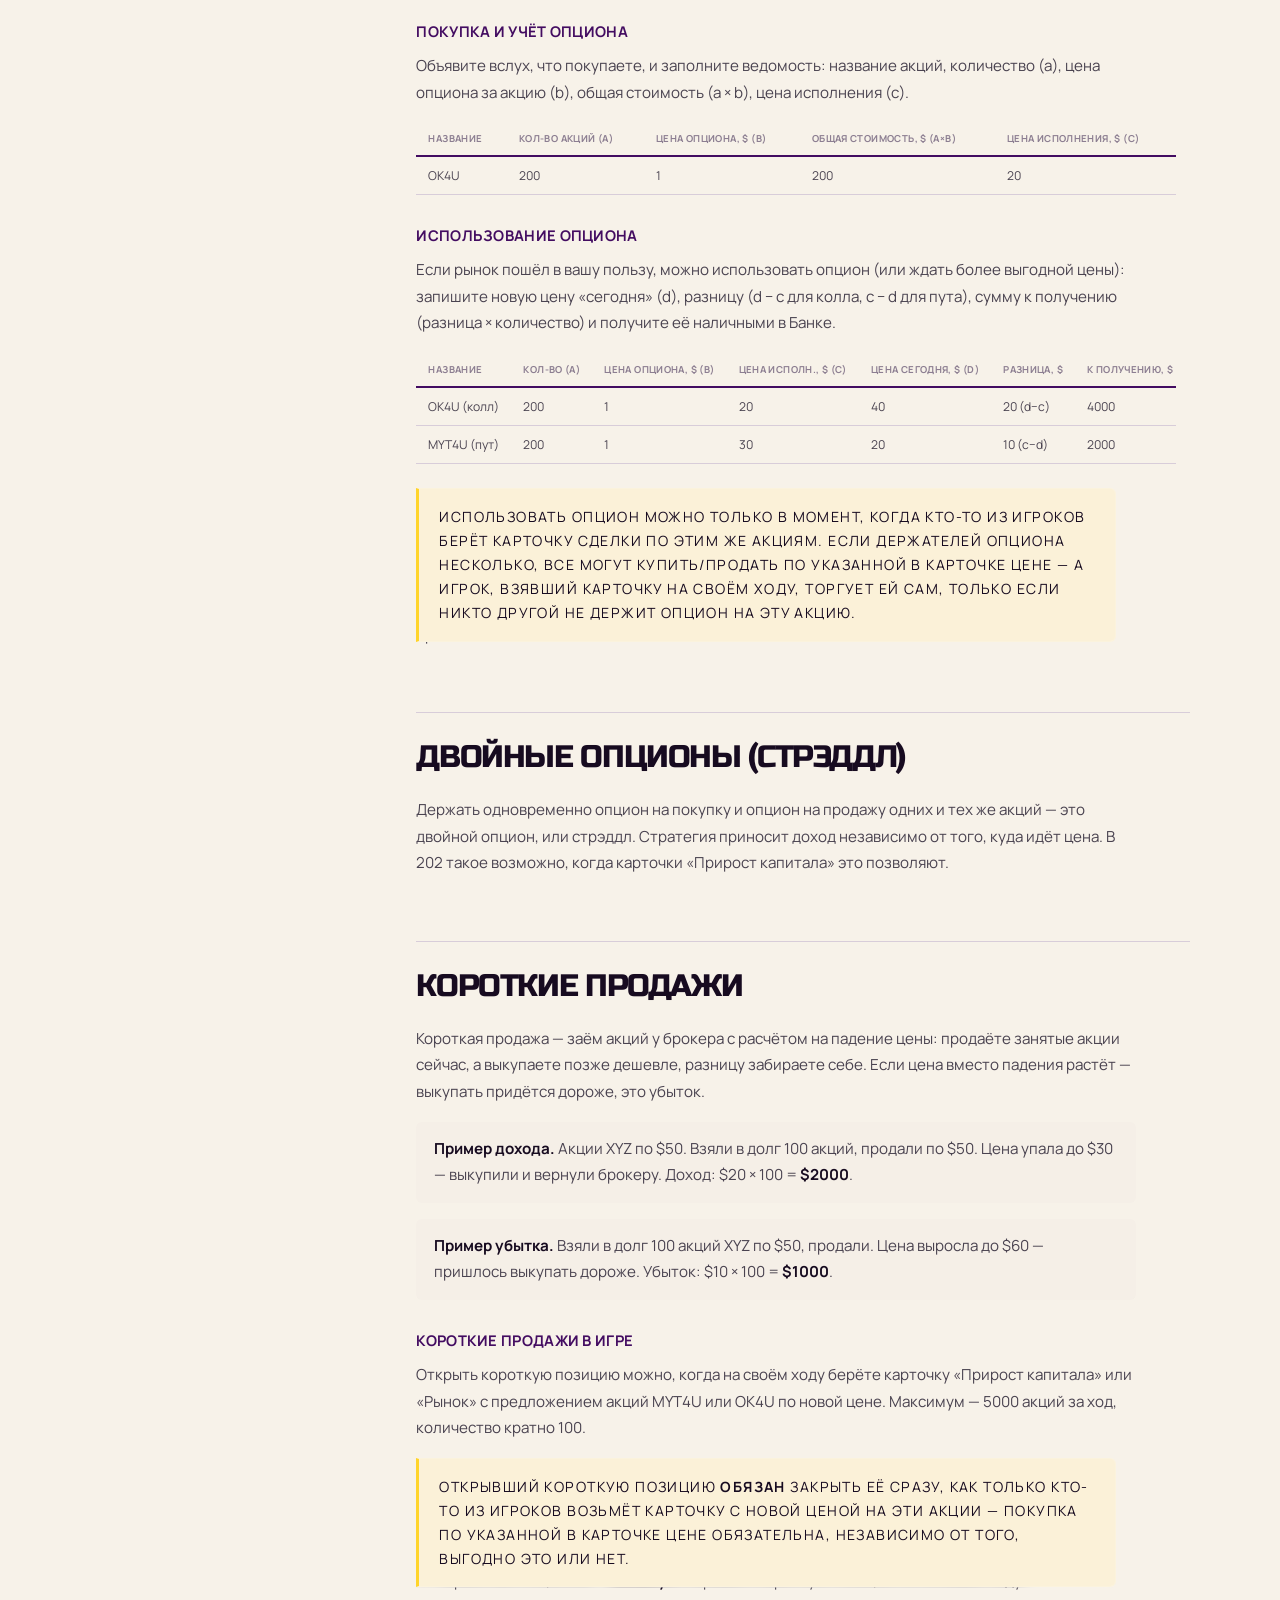
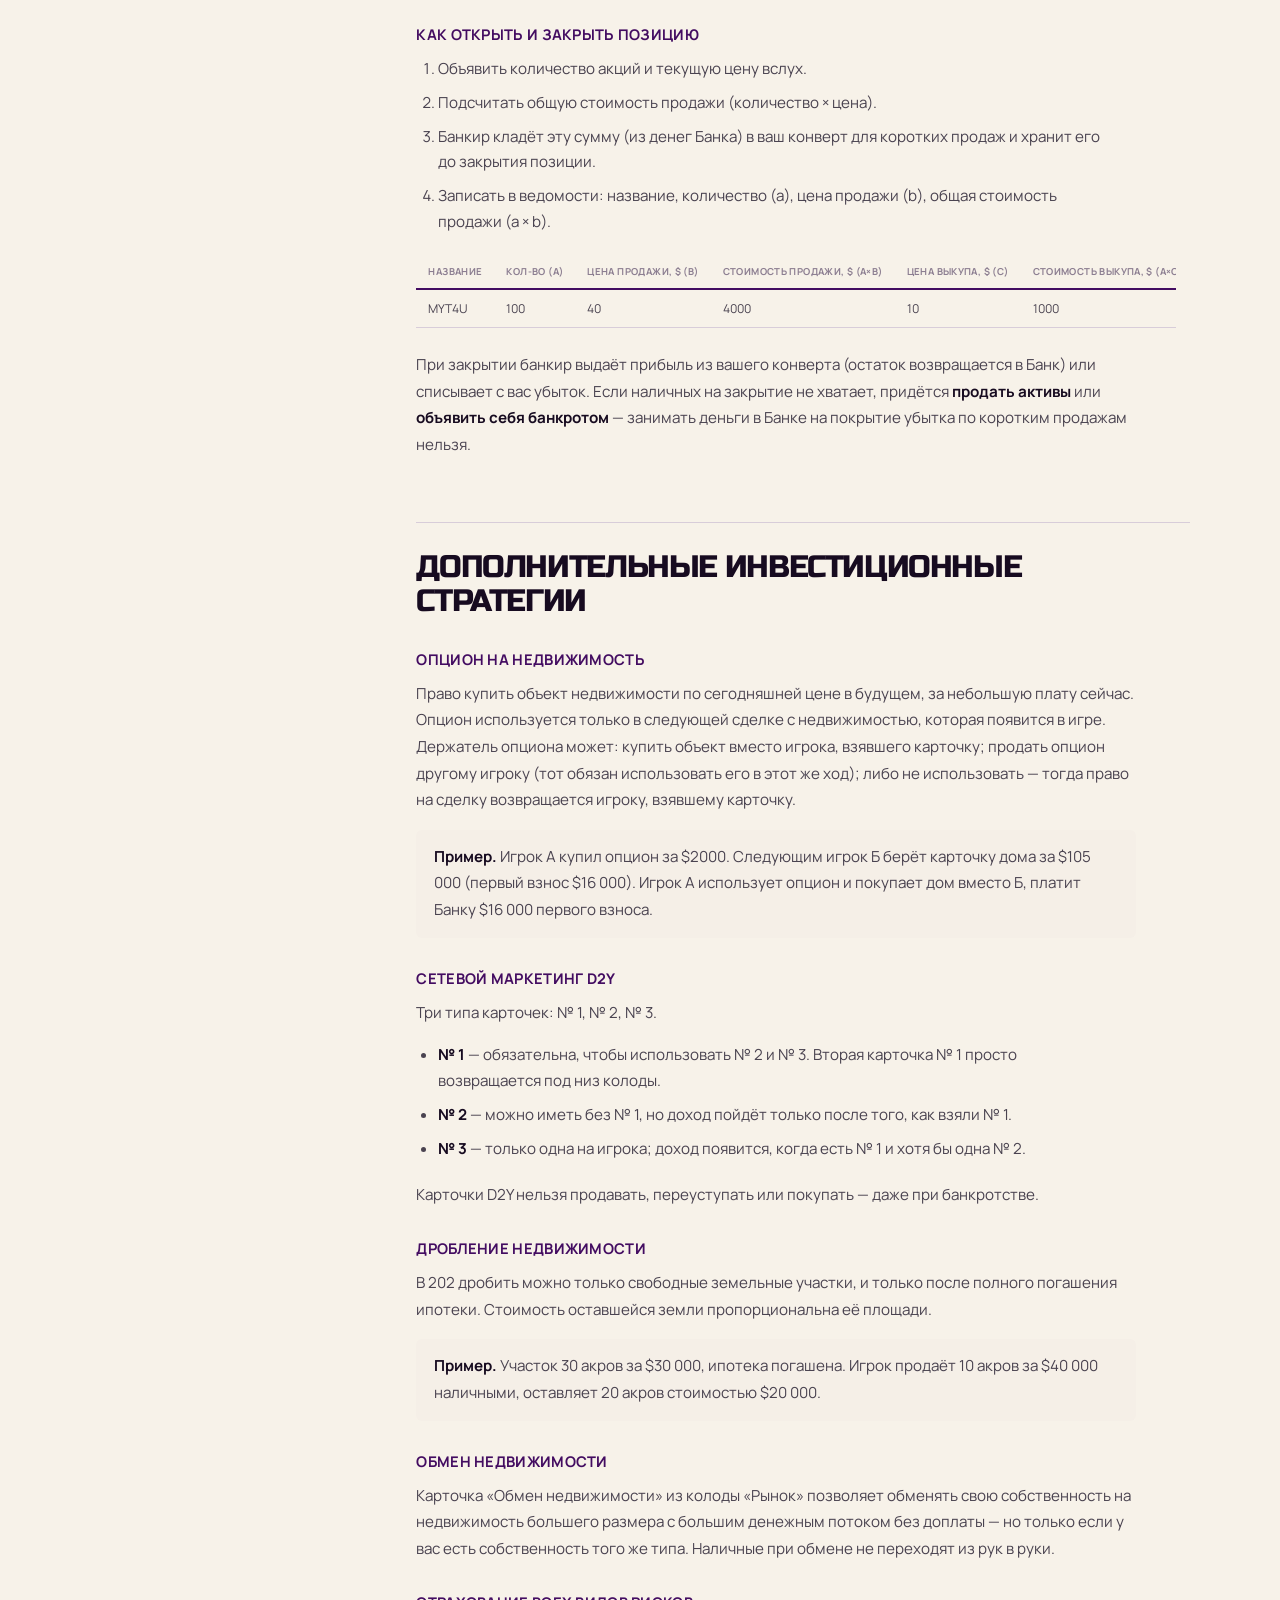
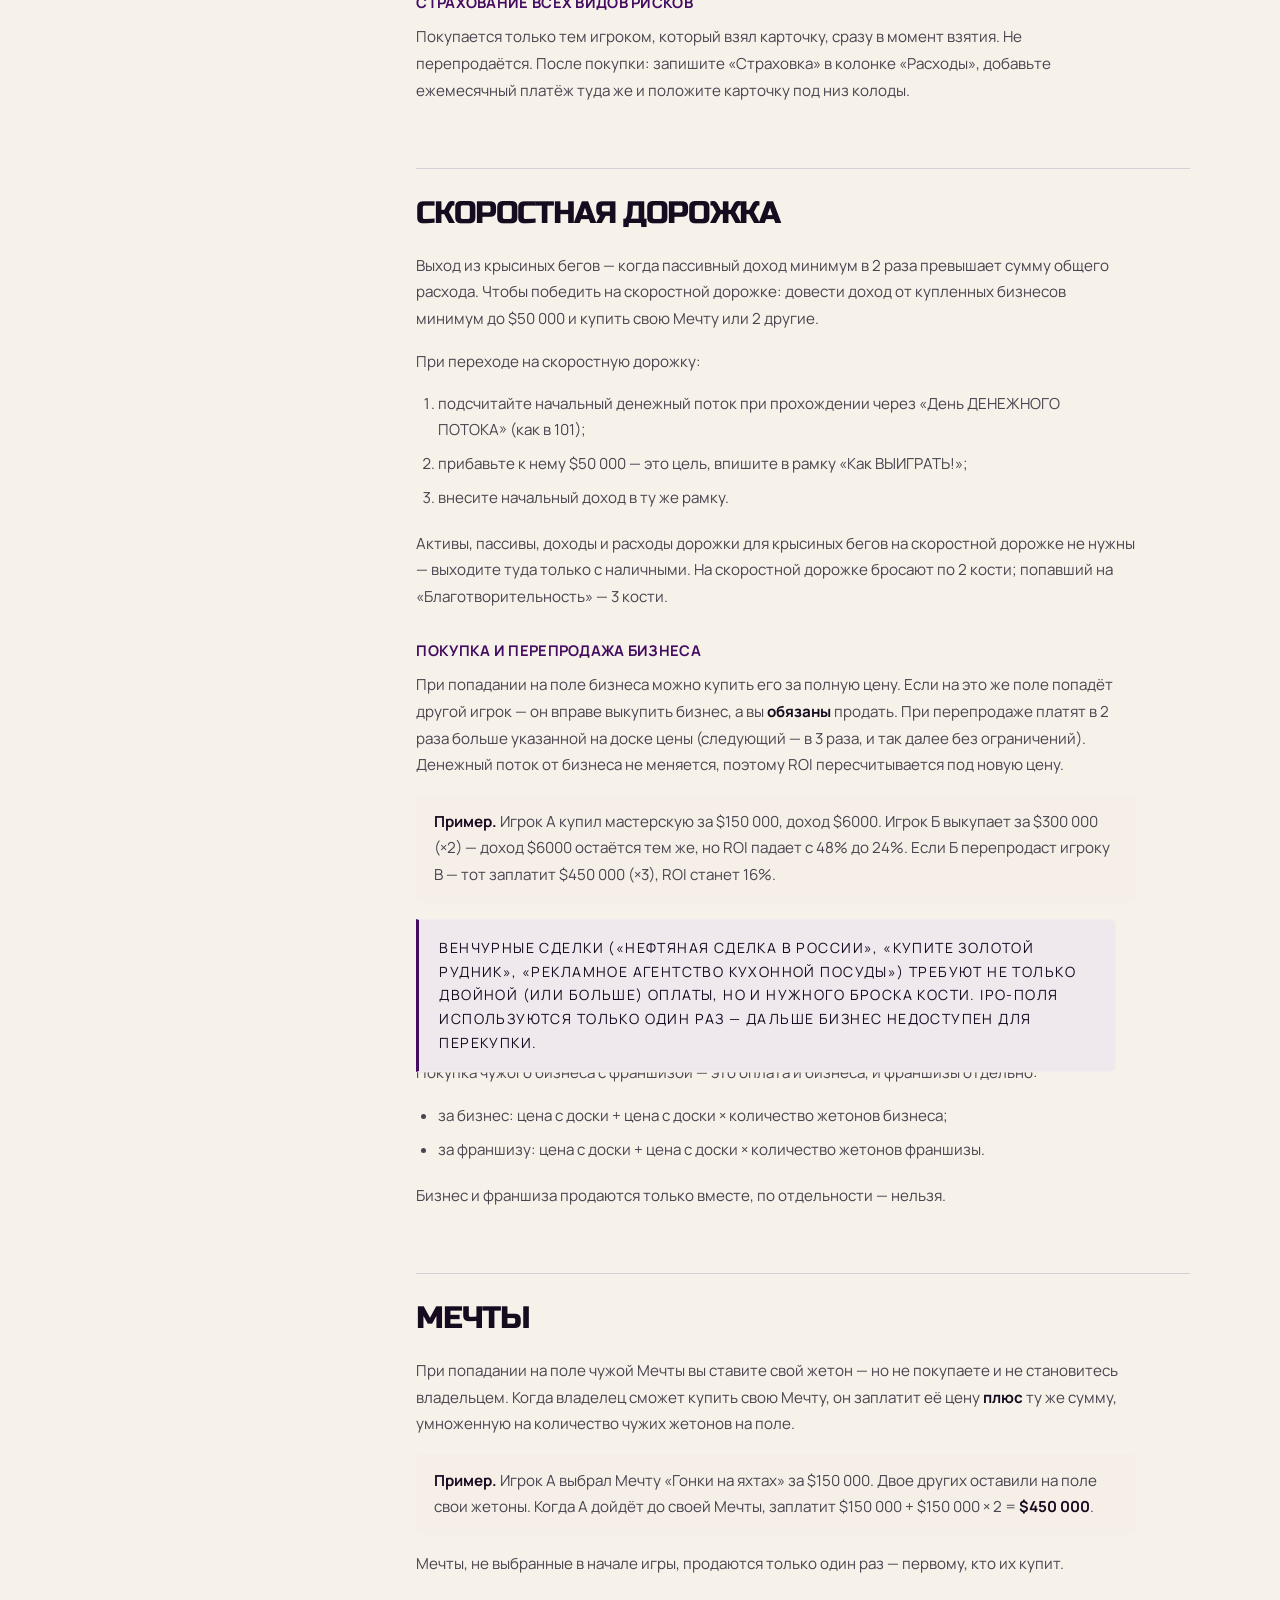
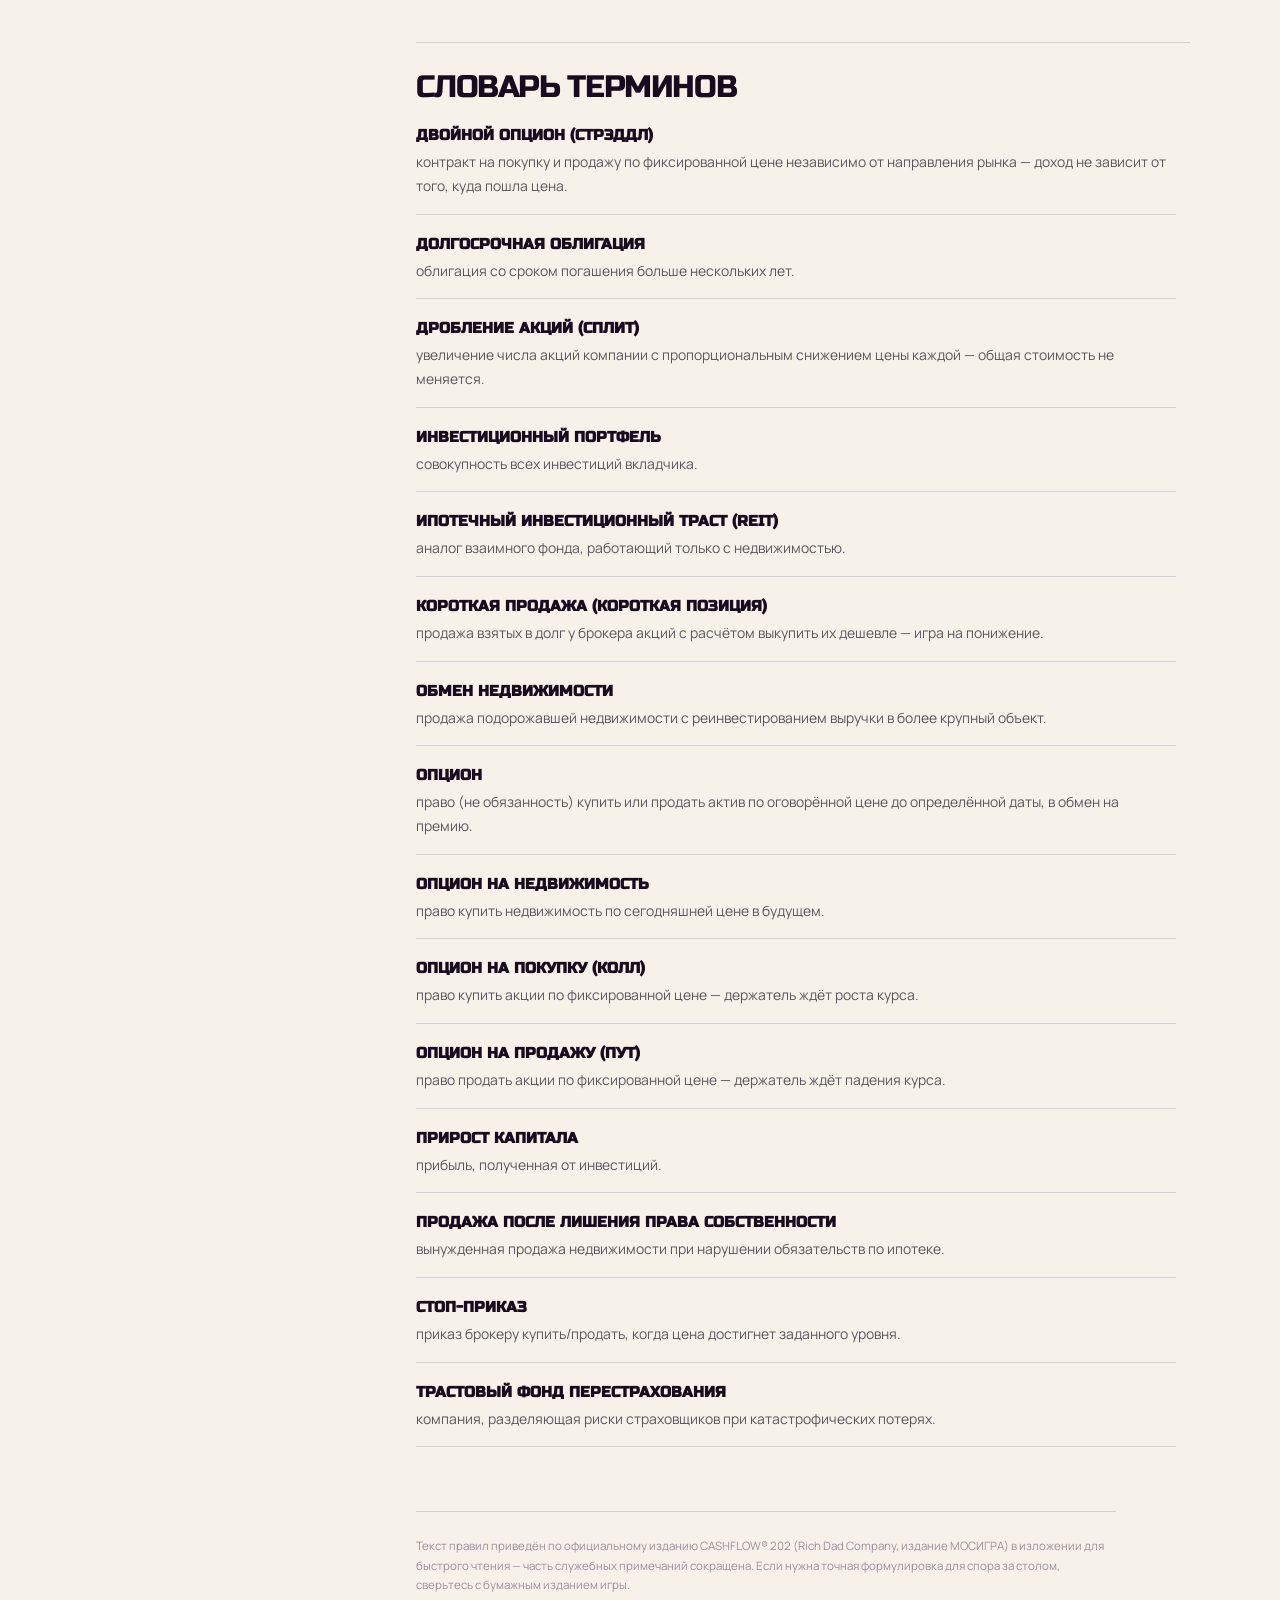
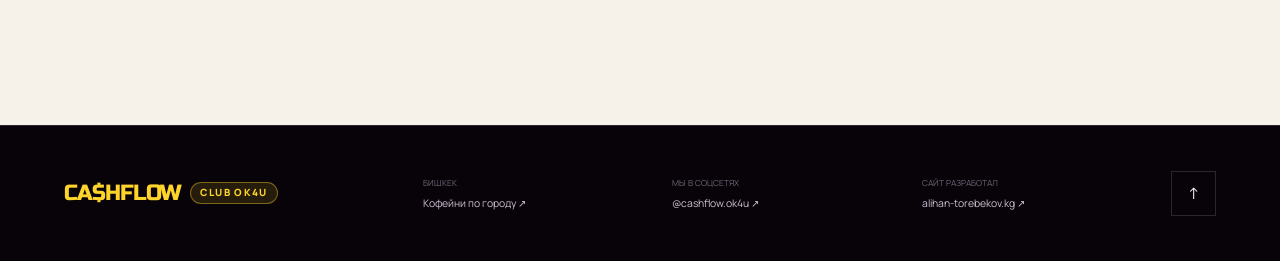
<file: pravila.html>
<!doctype html>
<html lang="ru">
  <head>
    <meta charset="UTF-8" />
    <meta name="viewport" content="width=device-width, initial-scale=1.0" />
    <meta name="theme-color" content="#170b20" />
    <meta name="description" content="Полные правила игры CASHFLOW® 202 — цель игры, подготовка, опционы, короткие продажи, скоростная дорожка и словарь терминов. Плюс ИИ-помощник по правилам." />
    <title>Правила игры — CASH FLOW CLUB OK4U</title>
    <link rel="icon" href="data:image/svg+xml,%3Csvg xmlns='http://www.w3.org/2000/svg' viewBox='0 0 64 64'%3E%3Crect width='64' height='64' rx='14' fill='%23430C61'/%3E%3Ctext x='32' y='44' text-anchor='middle' font-size='42' font-weight='800' fill='%23FFD42A'%3E%24%3C/text%3E%3C/svg%3E" />
    <link rel="preconnect" href="https://fonts.googleapis.com" />
    <link rel="preconnect" href="https://fonts.gstatic.com" crossorigin />
    <link href="https://fonts.googleapis.com/css2?family=Manrope:wght@400;500;600;700;800&family=Russo+One&display=swap" rel="stylesheet" />
    <link rel="stylesheet" href="styles.css" />
    <link rel="stylesheet" href="rules.css" />
  </head>
  <body>
    <div class="noise" aria-hidden="true"></div>

    <header class="header" id="top">
      <a class="brand" href="index.html" aria-label="Cashflow Club OK4U — на главную">
        <span>CA$HFLOW</span><small>CLUB OK4U</small>
      </a>
      <nav class="nav" aria-label="Основная навигация">
        <a href="index.html#about">Об игре</a>
        <a href="index.html#games">Расписание</a>
        <a href="pravila.html" aria-current="page">Правила игры</a>
        <a href="index.html#faq">FAQ</a>
      </nav>
      <a class="header-cta" href="index.html#games">Выбрать игру <span>↗</span></a>
      <button class="menu-button" type="button" aria-label="Открыть меню" aria-expanded="false"><span></span><span></span></button>
    </header>

    <main class="rules-main">
      <section class="rules-hero">
        <p class="eyebrow"><span></span> CASH FLOW CLUB OK4U</p>
        <h1>Правила игры<br /><em>CASHFLOW® 202</em></h1>
        <p class="rules-hero-lead">
          Полный текст официальных правил — с целью игры, подготовкой, опционами, короткими продажами
          и скоростной дорожкой. Если что-то непонятно, спроси ИИ-помощника внизу страницы — он отвечает
          строго по этим правилам.
        </p>
        <div class="rules-note">
          <b>Важно.</b> CASHFLOW® 202 — продвинутая версия игры. Она опирается на правила базовой
          CASHFLOW® 101 и не повторяет их с нуля — если в тексте не сказано иначе, действуют правила 101.
          На играх клуба ведущий объясняет всё нужное перед стартом, отдельно готовиться не нужно.
        </div>
      </section>

      <div class="rules-layout">
        <nav class="rules-toc" aria-label="Оглавление правил">
          <span class="rules-toc-label">Содержание</span>
          <ol id="toc-list">
            <li><a href="#cel-igry">Цель игры</a></li>
            <li><a href="#komplekt">Комплект игры</a></li>
            <li><a href="#podgotovka">Подготовка к игре</a></li>
            <li><a href="#nachalo">Начало игры</a></li>
            <li><a href="#spec-pravila">Специальные правила</a></li>
            <li><a href="#opciony">Опционы</a></li>
            <li><a href="#dvoynye-opciony">Двойные опционы</a></li>
            <li><a href="#korotkie-prodazhi">Короткие продажи</a></li>
            <li><a href="#strategii">Доп. стратегии</a></li>
            <li><a href="#skorostnaya">Скоростная дорожка</a></li>
            <li><a href="#mechty">Мечты</a></li>
            <li><a href="#slovar">Словарь терминов</a></li>
          </ol>
          <a class="rules-toc-cta" href="index.html#games">Записаться на игру →</a>
        </nav>

        <article class="rules-content">
          <section id="cel-igry">
            <h2>Цель игры</h2>
            <p>
              Для CASHFLOW® 202 понадобятся знания и умения, приобретённые в CASHFLOW® 101 — сыграйте
              в неё минимум 6 раз, прежде чем переходить к 202. Иметь на руках CASHFLOW® 101 обязательно:
              202 — это набор новых карточек и правил поверх той же игровой доски.
            </p>

            <h3>Дорожка для крысиных бегов</h3>
            <p>
              Чтобы вырваться с дорожки для крысиных бегов на скоростную дорожку, нужно сделать такие
              инвестиции, которые принесут <b>пассивный доход минимум в 2 раза больше суммы общего расхода</b>.
              Например, если общий расход — $1620, пассивный доход для выхода должен быть не меньше $3240.
            </p>

            <h3>Скоростная дорожка</h3>
            <p>После перехода на скоростную дорожку появляются новые цели:</p>
            <ol>
              <li>увеличить денежный поток от активов на скоростной дорожке минимум до <b>$50 000</b>,</li>
              <li>и купить выбранную Мечту или 2 другие Мечты.</li>
            </ol>

            <div class="callout callout-remember">
              <span>Вы становитесь победителем</span>, если первым доводите месячный денежный поток от
              активов на скоростной дорожке минимум до $50 000 <b>и</b> покупаете свою Мечту или 2 другие Мечты.
            </div>

            <p>
              Сокращённый вариант: если пассивный доход минимум в 2 раза превысит сумму общего расхода —
              вы победили и можете покинуть дорожку для крысиных бегов.
            </p>
          </section>

          <section id="komplekt">
            <h2>Комплект игры</h2>
            <ul>
              <li>ведомости учёта опционов и коротких продаж;</li>
              <li>игровые карточки (бланк отчёта о доходах и балансового отчёта);</li>
              <li>карточки «Начальный инвестиционный портфель» (12 шт.);</li>
              <li>карточки «Прирост капитала» (36 шт.), «Создание денежного потока» (36 шт.), «Рынок» (42 шт.), «Всякая всячина» (24 шт.);</li>
              <li>конверты «Короткие продажи» для акций MYT4U (6 шт.) и OK4U (6 шт.);</li>
              <li>правила игры CASHFLOW® 202.</li>
            </ul>
          </section>

          <section id="podgotovka">
            <h2>Подготовка к игре</h2>
            <ol>
              <li>Решите, кто будет банкиром.</li>
              <li>
                Раздайте всем игрокам: игровую карточку, ведомость учёта опционов и коротких продаж,
                конверты для коротких продаж.
              </li>
              <li>
                Карточки рубашкой вверх — каждый игрок выбирает карточку «Профессия» (из 101), карточку
                «Начальный инвестиционный портфель», игровые фишки (Крыса, Сыр) и жетоны одного цвета.
              </li>
              <li>Каждый игрок выбирает Мечту на скоростной дорожке и ставит на неё свой Сыр.</li>
              <li>
                Перенесите данные с карточки «Профессия» и сведения об активах, пассивах и денежном
                потоке из «Начального инвестиционного портфеля» в игровую карточку.
              </li>
              <li>
                Банкир выдаёт каждому наличные: месячный денежный поток + начальные сбережения + наличные
                из «Начального инвестиционного портфеля» (если указаны). Не забудьте включить пассивный
                доход от портфеля в общий месячный денежный поток. После этого сотрите сумму сбережений и
                наличных с игровой карточки.
              </li>
              <li>
                Карточки для 202: перетасуйте «Прирост капитала», «Создание денежного потока», «Рынок»,
                «Всякая всячина». «Прирост капитала» — на поле «Мелкая сделка», «Создание денежного
                потока» — на «Крупная сделка», «Всякая всячина» — на своё поле. Из 42 карточек «Рынок»
                наугад возьмите 25 и положите рубашкой вверх, остальные уберите.
              </li>
            </ol>
            <div class="callout callout-note">
              Разыгранные карточки «Рынок» откладываются в сторону; когда все 25 закончатся — перетасуйте
              заново и возьмите новые 25. Разыгранные карточки других колод кладутся лицом вверх под свою
              колоду — когда колода закончится, её тоже перетасовывают заново.
            </div>
          </section>

          <section id="nachalo">
            <h2>Начало игры и важные правила</h2>
            <p>
              CASHFLOW® 202 — обучающая игра для освоения инвестиционных стратегий как на растущем, так
              и на падающем рынке. Если не сказано иное, действуют правила CASHFLOW® 101.
            </p>
            <ol>
              <li>Каждый игрок ставит Крысу на стрелку «Старт».</li>
              <li>Игроки бросают одну кость — у кого больше очков, ходит первым, дальше по часовой.</li>
              <li>На дорожке для крысиных бегов ходят одной костью (если правила благотворительности не говорят иное).</li>
            </ol>
            <p>
              Поле «Возможность» в 202 даёт два типа сделок — «Прирост капитала» и «Создание денежного
              потока». В отличие от 101, тип сделки определяет не её величина, а ожидаемый результат.
            </p>

            <div class="callout callout-important">
              <b>Важные правила игры.</b> Поля «Возможность» и «Рынок» работают одинаково: сначала
              выбираете и зачитываете вслух карточку «Прирост капитала» или «Создание денежного потока» —
              выполняете условие или отказываетесь. Затем на этом же ходу берёте карточку «Рынок»,
              зачитываете и выполняете. Карточку «Рынок» нужно использовать до передачи хода, если в ней
              не сказано иное.
            </div>
            <div class="callout callout-note">
              Решение по картам «Прирост капитала»/«Создание денежного потока» принимается <b>до</b> того,
              как взяли карточку «Рынок». Зачитывайте карточки вслух — любая может принести крупную
              прибыль или убыток всем игрокам сразу.
            </div>
          </section>

          <section id="spec-pravila">
            <h2>Специальные правила CASHFLOW® 202</h2>

            <h3>1. Переговоры о сделках между игроками</h3>
            <p>
              Игроки могут договариваться между собой о доходах от недвижимости и авторских прав (кроме
              «Direct 2 You»). Инициировать переговоры — только на своём ходу, условия любые, но в сделках
              с недвижимостью обязательно учитывают текущие ипотечные платежи.
            </p>
            <p class="example">
              <b>Пример.</b> Игрок взял «Прирост капитала», но у него нет наличных на первый взнос. Вместо
              продажи карточки он предлагает другому игроку внести взнос и стать партнёром.
            </p>
            <div class="callout callout-remember">
              Нельзя договариваться о покупке/продаже акций (в т.ч. коротких позициях), опционов на
              покупку и продажу, а также о доходах от «Direct 2 You» — всё это только через Банк. Если
              игрок взял кредит на актив и продал его другому, он остаётся должником Банка до погашения.
              Игроки не могут кредитовать друг друга.
            </div>

            <h3>2. Банкротство компаний</h3>
            <p>
              Компании могут обанкротиться или реорганизоваться — тогда их акции падают до нуля, и все
              держатели на дорожке для крысиных бегов несут убытки.
            </p>
            <div class="callout callout-important">
              Биржевые акции и опционы на покупку обесцениваются. Опционы на продажу и короткие продажи
              приносят $0 до конца торгов. После банкротства держатели стирают записи об этих бумагах.
              Если фирма возобновляет работу под тем же названием — компенсаций за прошлые потери нет.
            </div>

            <h3>3. Продажа активов</h3>
            <p>
              В любое время можно продать или переуступить недвижимость, авторские гонорары и
              неиспользованные опционы на недвижимость. Цена продажи недвижимости должна превышать размер
              ипотеки, новый покупатель принимает ипотечные обязательства.
            </p>
            <div class="callout callout-remember">
              Нельзя продавать биржевые акции, опционы на покупку/продажу и доходы от «Direct 2 You» —
              ни напрямую, ни на аукционе. Последние 2 игрока на дорожке могут продать Банку любую
              собственность за половину первого взноса (или половину полной стоимости, если ипотека
              погашена).
            </div>

            <h3>4. Банкротство физических лиц</h3>
            <p>
              Игрок может объявить себя банкротом в любой момент — отрицательный денежный поток сам по
              себе банкротом не делает. При банкротстве:
            </p>
            <ol>
              <li>Банк покупает недвижимость за половину первого взноса (или половину полной стоимости, если ипотека погашена) — данные стираются с карточки;</li>
              <li>Банк покупает все акции и опционы за половину уплаченной суммы — данные стираются;</li>
              <li>
                выручка сперва идёт на погашение кредита; остаток долга Банк списывает, а игрок стирает
                сумму кредита, пропускает 3 хода, теряет право брать кредит на «Прирост капитала» и
                «Создание денежного потока» (кредит остаётся только на «Всякую всячину» и увольнение).
              </li>
            </ol>
            <p>
              Продавать активы банкрота можно только Банку. Доход от «Direct 2 You» и авторские гонорары
              в процедуре банкротства не учитываются.
            </p>

            <h3>5. Слияние недвижимости</h3>
            <p>Мелкие объекты объединять нельзя — например, 2 дома на 2 семьи нельзя предложить как один дом на 4 семьи.</p>

            <h3>6. Дробление акций</h3>
            <p>
              При дроблении количество акций у игрока растёт, а цена каждой падает кратно коэффициенту
              дробления — общая стоимость не меняется. В 202 после дробления всегда объявляется новый
              курс, и записи о количестве, цене, опционах и коротких продажах нужно пересчитать.
            </p>
          </section>

          <section id="opciony">
            <h2>Опционы</h2>
            <p>
              В 202 используется стратегия покупки опционов. На бирже — два типа: опцион на покупку
              (колл) и опцион на продажу (пут).
            </p>

            <h3>Что такое фондовые опционы</h3>
            <p>
              Опцион даёт право (но не обязывает) купить или продать акции в зафиксированном объёме до
              определённой даты по заранее оговорённой цене. Опцион на покупку берут в расчёте на рост
              курса, опцион на продажу — на падение.
            </p>
            <p>В опционе учитываются 5 показателей: название компании, вид опциона, цена опциона (премия), срок действия и страйк-цена (цена исполнения).</p>

            <p class="example">
              <b>Пример (колл).</b> Рыночная цена акций XYZ — $40. Покупатель берёт опцион на покупку по
              $50, премия $4 за акцию. Если цена дойдёт до $60, он покупает по $50 и сразу продаёт по $60:
              чистая прибыль $6 за акцию ($60 − $50 − $4).
            </p>
            <p class="example">
              <b>Пример (пут).</b> Цена XYZ — $40. Покупатель берёт опцион на продажу по $30, премия $4.
              Если цена упадёт до $20, он продаёт по $30 и сразу покупает по $20: прибыль $6 за акцию
              ($30 − $20 − $4).
            </p>

            <div class="callout callout-note">
              <b>Когда покупать.</b> Ждёте быстрый рост курса — берите опцион на покупку. Ждёте быстрое
              падение — опцион на продажу. Если цена не пересекает страйк-цену за срок действия опциона,
              держатель теряет только цену опциона (премию).
            </div>

            <h3>Как опционы работают в игре</h3>
            <p>
              Опцион покупается только вместе с карточкой «Прирост капитала», где это предложено. В
              карточке указаны премия, цена исполнения, срок действия и максимум акций для опциона.
              Опционы продаются лотами по 100 акций, максимум 50 опционов на одну карточку. Срок действия
              опциона — <b>3 тура</b> с момента покупки; если не использован к концу 3-го тура — сгорает,
              запись стирается. Опционы доступны на акции <b>MYT4U</b> и <b>OK4U</b> (средняя цена ~$25).
            </p>

            <h3>Покупка и учёт опциона</h3>
            <p>
              Объявите вслух, что покупаете, и заполните ведомость: название акций, количество (a), цена
              опциона за акцию (b), общая стоимость (a × b), цена исполнения (c).
            </p>
            <div class="table-wrap">
              <table>
                <thead>
                  <tr><th>Название</th><th>Кол-во акций (a)</th><th>Цена опциона, $ (b)</th><th>Общая стоимость, $ (a×b)</th><th>Цена исполнения, $ (c)</th></tr>
                </thead>
                <tbody>
                  <tr><td>OK4U</td><td>200</td><td>1</td><td>200</td><td>20</td></tr>
                </tbody>
              </table>
            </div>

            <h3>Использование опциона</h3>
            <p>
              Если рынок пошёл в вашу пользу, можно использовать опцион (или ждать более выгодной цены):
              запишите новую цену «сегодня» (d), разницу (d − c для колла, c − d для пута), сумму к
              получению (разница × количество) и получите её наличными в Банке.
            </p>
            <div class="table-wrap">
              <table>
                <thead>
                  <tr><th>Название</th><th>Кол-во (a)</th><th>Цена опциона, $ (b)</th><th>Цена исполн., $ (c)</th><th>Цена сегодня, $ (d)</th><th>Разница, $</th><th>К получению, $</th></tr>
                </thead>
                <tbody>
                  <tr><td>OK4U (колл)</td><td>200</td><td>1</td><td>20</td><td>40</td><td>20 (d−c)</td><td>4000</td></tr>
                  <tr><td>MYT4U (пут)</td><td>200</td><td>1</td><td>30</td><td>20</td><td>10 (c−d)</td><td>2000</td></tr>
                </tbody>
              </table>
            </div>

            <div class="callout callout-important">
              Использовать опцион можно только в момент, когда кто-то из игроков берёт карточку сделки по
              этим же акциям. Если держателей опциона несколько, все могут купить/продать по указанной в
              карточке цене — а игрок, взявший карточку на своём ходу, торгует ей сам, только если никто
              другой не держит опцион на эту акцию.
            </div>

            <h3>Дробление и опционы</h3>
            <p>
              При дроблении 2 к 1 количество акций в опционе удваивается, а цена акций и цена исполнения
              уменьшаются вдвое (премия — тоже вдвое).
            </p>
            <p>
              Продать опцион можно только в случае банкротства — и только Банку, за половину уплаченной
              премии.
            </p>
          </section>

          <section id="dvoynye-opciony">
            <h2>Двойные опционы (стрэддл)</h2>
            <p>
              Держать одновременно опцион на покупку и опцион на продажу одних и тех же акций — это
              двойной опцион, или стрэддл. Стратегия приносит доход независимо от того, куда идёт цена. В
              202 такое возможно, когда карточки «Прирост капитала» это позволяют.
            </p>
          </section>

          <section id="korotkie-prodazhi">
            <h2>Короткие продажи</h2>
            <p>
              Короткая продажа — заём акций у брокера с расчётом на падение цены: продаёте занятые акции
              сейчас, а выкупаете позже дешевле, разницу забираете себе. Если цена вместо падения растёт —
              выкупать придётся дороже, это убыток.
            </p>
            <p class="example">
              <b>Пример дохода.</b> Акции XYZ по $50. Взяли в долг 100 акций, продали по $50. Цена упала
              до $30 — выкупили и вернули брокеру. Доход: $20 × 100 = <b>$2000</b>.
            </p>
            <p class="example">
              <b>Пример убытка.</b> Взяли в долг 100 акций XYZ по $50, продали. Цена выросла до $60 —
              пришлось выкупать дороже. Убыток: $10 × 100 = <b>$1000</b>.
            </p>

            <h3>Короткие продажи в игре</h3>
            <p>
              Открыть короткую позицию можно, когда на своём ходу берёте карточку «Прирост капитала» или
              «Рынок» с предложением акций MYT4U или OK4U по новой цене. Максимум — 5000 акций за ход,
              количество кратно 100.
            </p>
            <div class="callout callout-important">
              Открывший короткую позицию <b>обязан</b> закрыть её сразу, как только кто-то из игроков
              возьмёт карточку с новой ценой на эти акции — покупка по указанной в карточке цене
              обязательна, независимо от того, выгодно это или нет.
            </div>
            <p>Кто может открывать короткие позиции:</p>
            <ul>
              <li>игрок, взявший на своём ходу карточку с ценой на MYT4U/OK4U;</li>
              <li>держатели опционов на эти акции — когда карточку берёт любой другой игрок;</li>
              <li>игроки без опционов — <b>не могут</b> открывать короткую позицию не на своём ходу.</li>
            </ul>

            <h3>Как открыть и закрыть позицию</h3>
            <ol>
              <li>Объявить количество акций и текущую цену вслух.</li>
              <li>Подсчитать общую стоимость продажи (количество × цена).</li>
              <li>Банкир кладёт эту сумму (из денег Банка) в ваш конверт для коротких продаж и хранит его до закрытия позиции.</li>
              <li>Записать в ведомости: название, количество (a), цена продажи (b), общая стоимость продажи (a × b).</li>
            </ol>
            <div class="table-wrap">
              <table>
                <thead>
                  <tr><th>Название</th><th>Кол-во (a)</th><th>Цена продажи, $ (b)</th><th>Стоимость продажи, $ (a×b)</th><th>Цена выкупа, $ (c)</th><th>Стоимость выкупа, $ (a×c)</th><th>Прибыль/убыток, $</th></tr>
                </thead>
                <tbody>
                  <tr><td>MYT4U</td><td>100</td><td>40</td><td>4000</td><td>10</td><td>1000</td><td>3000 (a×b − a×c)</td></tr>
                </tbody>
              </table>
            </div>
            <p>
              При закрытии банкир выдаёт прибыль из вашего конверта (остаток возвращается в Банк) или
              списывает с вас убыток. Если наличных на закрытие не хватает, придётся <b>продать активы</b>
              или <b>объявить себя банкротом</b> — занимать деньги в Банке на покрытие убытка по коротким
              продажам нельзя.
            </p>
          </section>

          <section id="strategii">
            <h2>Дополнительные инвестиционные стратегии</h2>

            <h3>Опцион на недвижимость</h3>
            <p>
              Право купить объект недвижимости по сегодняшней цене в будущем, за небольшую плату сейчас.
              Опцион используется только в следующей сделке с недвижимостью, которая появится в игре.
              Держатель опциона может: купить объект вместо игрока, взявшего карточку; продать опцион
              другому игроку (тот обязан использовать его в этот же ход); либо не использовать — тогда
              право на сделку возвращается игроку, взявшему карточку.
            </p>
            <p class="example">
              <b>Пример.</b> Игрок А купил опцион за $2000. Следующим игрок Б берёт карточку дома за
              $105 000 (первый взнос $16 000). Игрок А использует опцион и покупает дом вместо Б, платит
              Банку $16 000 первого взноса.
            </p>

            <h3>Сетевой маркетинг D2Y</h3>
            <p>Три типа карточек: № 1, № 2, № 3.</p>
            <ul>
              <li><b>№ 1</b> — обязательна, чтобы использовать № 2 и № 3. Вторая карточка № 1 просто возвращается под низ колоды.</li>
              <li><b>№ 2</b> — можно иметь без № 1, но доход пойдёт только после того, как взяли № 1.</li>
              <li><b>№ 3</b> — только одна на игрока; доход появится, когда есть № 1 и хотя бы одна № 2.</li>
            </ul>
            <p>Карточки D2Y нельзя продавать, переуступать или покупать — даже при банкротстве.</p>

            <h3>Дробление недвижимости</h3>
            <p>
              В 202 дробить можно только свободные земельные участки, и только после полного погашения
              ипотеки. Стоимость оставшейся земли пропорциональна её площади.
            </p>
            <p class="example">
              <b>Пример.</b> Участок 30 акров за $30 000, ипотека погашена. Игрок продаёт 10 акров за
              $40 000 наличными, оставляет 20 акров стоимостью $20 000.
            </p>

            <h3>Обмен недвижимости</h3>
            <p>
              Карточка «Обмен недвижимости» из колоды «Рынок» позволяет обменять свою собственность на
              недвижимость большего размера с большим денежным потоком без доплаты — но только если у вас
              есть собственность того же типа. Наличные при обмене не переходят из рук в руки.
            </p>

            <h3>Страхование всех видов рисков</h3>
            <p>
              Покупается только тем игроком, который взял карточку, сразу в момент взятия. Не
              перепродаётся. После покупки: запишите «Страховка» в колонке «Расходы», добавьте ежемесячный
              платёж туда же и положите карточку под низ колоды.
            </p>
          </section>

          <section id="skorostnaya">
            <h2>Скоростная дорожка</h2>
            <p>
              Выход из крысиных бегов — когда пассивный доход минимум в 2 раза превышает сумму общего
              расхода. Чтобы победить на скоростной дорожке: довести доход от купленных бизнесов минимум
              до $50 000 и купить свою Мечту или 2 другие.
            </p>
            <p>При переходе на скоростную дорожку:</p>
            <ol>
              <li>подсчитайте начальный денежный поток при прохождении через «День ДЕНЕЖНОГО ПОТОКА» (как в 101);</li>
              <li>прибавьте к нему $50 000 — это цель, впишите в рамку «Как ВЫИГРАТЬ!»;</li>
              <li>внесите начальный доход в ту же рамку.</li>
            </ol>
            <p>
              Активы, пассивы, доходы и расходы дорожки для крысиных бегов на скоростной дорожке не
              нужны — выходите туда только с наличными. На скоростной дорожке бросают по 2 кости; попавший
              на «Благотворительность» — 3 кости.
            </p>

            <h3>Покупка и перепродажа бизнеса</h3>
            <p>
              При попадании на поле бизнеса можно купить его за полную цену. Если на это же поле попадёт
              другой игрок — он вправе выкупить бизнес, а вы <b>обязаны</b> продать. При перепродаже платят
              в 2 раза больше указанной на доске цены (следующий — в 3 раза, и так далее без ограничений).
              Денежный поток от бизнеса не меняется, поэтому ROI пересчитывается под новую цену.
            </p>
            <p class="example">
              <b>Пример.</b> Игрок А купил мастерскую за $150 000, доход $6000. Игрок Б выкупает за
              $300 000 (×2) — доход $6000 остаётся тем же, но ROI падает с 48% до 24%. Если Б перепродаст
              игроку В — тот заплатит $450 000 (×3), ROI станет 16%.
            </p>
            <div class="callout callout-note">
              Венчурные сделки («Нефтяная сделка в России», «Купите золотой рудник», «Рекламное агентство
              кухонной посуды») требуют не только двойной (или больше) оплаты, но и нужного броска кости.
              IPO-поля используются только один раз — дальше бизнес недоступен для перекупки.
            </div>

            <h3>Франшизы</h3>
            <p>
              Повторное попадание на поле своего бизнеса позволяет создать франшизу: внести сумму с доски
              в Банк, поставить второй жетон рядом с первым и получить дополнительный денежный поток.
              За каждое новое попадание — ещё одна франшиза.
            </p>
            <p>Покупка чужого бизнеса с франшизой — это оплата и бизнеса, и франшизы отдельно:</p>
            <ul>
              <li>за бизнес: цена с доски + цена с доски × количество жетонов бизнеса;</li>
              <li>за франшизу: цена с доски + цена с доски × количество жетонов франшизы.</li>
            </ul>
            <p>Бизнес и франшиза продаются только вместе, по отдельности — нельзя.</p>
          </section>

          <section id="mechty">
            <h2>Мечты</h2>
            <p>
              При попадании на поле чужой Мечты вы ставите свой жетон — но не покупаете и не становитесь
              владельцем. Когда владелец сможет купить свою Мечту, он заплатит её цену <b>плюс</b> ту же
              сумму, умноженную на количество чужих жетонов на поле.
            </p>
            <p class="example">
              <b>Пример.</b> Игрок А выбрал Мечту «Гонки на яхтах» за $150 000. Двое других оставили на
              поле свои жетоны. Когда А дойдёт до своей Мечты, заплатит $150 000 + $150 000 × 2 = <b>$450 000</b>.
            </p>
            <p>Мечты, не выбранные в начале игры, продаются только один раз — первому, кто их купит.</p>
          </section>

          <section id="slovar">
            <h2>Словарь терминов</h2>
            <dl class="glossary">
              <div><dt>Двойной опцион (стрэддл)</dt><dd>контракт на покупку и продажу по фиксированной цене независимо от направления рынка — доход не зависит от того, куда пошла цена.</dd></div>
              <div><dt>Долгосрочная облигация</dt><dd>облигация со сроком погашения больше нескольких лет.</dd></div>
              <div><dt>Дробление акций (сплит)</dt><dd>увеличение числа акций компании с пропорциональным снижением цены каждой — общая стоимость не меняется.</dd></div>
              <div><dt>Инвестиционный портфель</dt><dd>совокупность всех инвестиций вкладчика.</dd></div>
              <div><dt>Ипотечный инвестиционный траст (REIT)</dt><dd>аналог взаимного фонда, работающий только с недвижимостью.</dd></div>
              <div><dt>Короткая продажа (короткая позиция)</dt><dd>продажа взятых в долг у брокера акций с расчётом выкупить их дешевле — игра на понижение.</dd></div>
              <div><dt>Обмен недвижимости</dt><dd>продажа подорожавшей недвижимости с реинвестированием выручки в более крупный объект.</dd></div>
              <div><dt>Опцион</dt><dd>право (не обязанность) купить или продать актив по оговорённой цене до определённой даты, в обмен на премию.</dd></div>
              <div><dt>Опцион на недвижимость</dt><dd>право купить недвижимость по сегодняшней цене в будущем.</dd></div>
              <div><dt>Опцион на покупку (колл)</dt><dd>право купить акции по фиксированной цене — держатель ждёт роста курса.</dd></div>
              <div><dt>Опцион на продажу (пут)</dt><dd>право продать акции по фиксированной цене — держатель ждёт падения курса.</dd></div>
              <div><dt>Прирост капитала</dt><dd>прибыль, полученная от инвестиций.</dd></div>
              <div><dt>Продажа после лишения права собственности</dt><dd>вынужденная продажа недвижимости при нарушении обязательств по ипотеке.</dd></div>
              <div><dt>Стоп-приказ</dt><dd>приказ брокеру купить/продать, когда цена достигнет заданного уровня.</dd></div>
              <div><dt>Трастовый фонд перестрахования</dt><dd>компания, разделяющая риски страховщиков при катастрофических потерях.</dd></div>
            </dl>
          </section>

          <div class="rules-source-note">
            Текст правил приведён по официальному изданию CASHFLOW® 202 (Rich Dad Company, издание МОСИГРА)
            в изложении для быстрого чтения — часть служебных примечаний сокращена. Если нужна точная
            формулировка для спора за столом, сверьтесь с бумажным изданием игры.
          </div>
        </article>
      </div>
    </main>

    <footer class="footer">
      <div class="brand"><span>CA$HFLOW</span><small>CLUB OK4U</small></div>
      <div><span>Бишкек</span><a href="#top">Кофейни по городу ↗</a></div>
      <div><span>Мы в соцсетях</span><a href="https://www.instagram.com/cashflow.ok4u" target="_blank" rel="noreferrer">@cashflow.ok4u ↗</a></div>
      <div><span>Сайт разработал</span><a href="https://alihan-torebekov.kg" target="_blank" rel="noreferrer">alihan-torebekov.kg ↗</a></div>
      <a class="back-top" href="#top" aria-label="Наверх">↑</a>
    </footer>

    <!-- ИИ-чат по правилам -->
    <button class="chat-fab" id="chat-fab" type="button" aria-haspopup="dialog" aria-expanded="false">
      <span class="chat-fab-icon">?</span>
      <span class="chat-fab-text">Вопрос по правилам</span>
    </button>

    <div class="chat-panel" id="chat-panel" role="dialog" aria-modal="false" aria-label="ИИ-помощник по правилам" hidden>
      <div class="chat-head">
        <div>
          <b>Вопросы по игре</b>
          <span>Отвечает по официальным правилам CASHFLOW® 202</span>
        </div>
        <button class="chat-close" id="chat-close" type="button" aria-label="Закрыть чат">×</button>
      </div>
      <div class="chat-messages" id="chat-messages">
        <div class="chat-msg chat-msg-bot">
          Привет! Спроси что-нибудь о правилах — например, «сколько ходов действует опцион?» или
          «как закрыть короткую позицию?».
        </div>
      </div>
      <div class="chat-suggestions" id="chat-suggestions">
        <button type="button">Как выйти на скоростную дорожку?</button>
        <button type="button">Сколько длится опцион?</button>
        <button type="button">Что такое короткая продажа?</button>
      </div>
      <form class="chat-input-row" id="chat-form">
        <input type="text" id="chat-input" placeholder="Спроси о правилах игры…" autocomplete="off" maxlength="1200" required />
        <button type="submit" aria-label="Отправить">→</button>
      </form>
    </div>

    <script src="script.js"></script>
    <script src="rules.js"></script>
  </body>
</html>
</file>
<file: styles.css>
:root{--ink:#030103;--night:#170b20;--purple:#430c61;--purple-light:#7b3fa0;--plum:#430c61;--orange:#ffd42a;--gold:#ffd42a;--blue:#7b3fa0;--green:#4f9b3a;--coin:#f4d25c;--paper:#f7f2e9;--muted:#b4a7b8;--line:rgba(255,255,255,.14);--display:"Russo One",sans-serif;--body:"Manrope",sans-serif}
*{box-sizing:border-box}html{scroll-behavior:smooth}body{margin:0;background:var(--night);color:var(--paper);font-family:var(--body);overflow-x:hidden}.noise{position:fixed;inset:0;opacity:.045;pointer-events:none;z-index:99;background-image:url("data:image/svg+xml,%3Csvg viewBox='0 0 180 180' xmlns='http://www.w3.org/2000/svg'%3E%3Cfilter id='n'%3E%3CfeTurbulence type='fractalNoise' baseFrequency='.95' numOctaves='4' stitchTiles='stitch'/%3E%3C/filter%3E%3Crect width='100%25' height='100%25' filter='url(%23n)' opacity='.9'/%3E%3C/svg%3E")}.header{height:88px;padding:0 5vw;display:flex;align-items:center;justify-content:space-between;position:absolute;top:0;left:0;right:0;z-index:20;border-bottom:1px solid var(--line)}.brand{color:var(--gold);text-decoration:none;display:flex;align-items:flex-end;gap:9px}.brand span{font:1.35rem/1 var(--display);letter-spacing:-.05em}.brand small{font:800 .62rem/1 var(--body);letter-spacing:.14em;color:var(--gold);background:rgba(255,212,42,.12);border:1px solid rgba(255,212,42,.4);padding:5px 9px;border-radius:999px}.nav{display:flex;gap:2.2rem}.nav a,.header-cta{font-size:.78rem;font-weight:700;text-decoration:none;color:#eadddf;transition:.2s}.nav a:hover{color:var(--gold)}.header-cta{padding:12px 0;border-bottom:1px solid var(--gold);color:var(--gold)}.header-cta span{margin-left:15px}.menu-button{display:none;background:none;border:0;padding:10px}.menu-button span{display:block;width:24px;height:1px;background:#fff;margin:6px}.hero{min-height:860px;height:100vh;max-height:1100px;display:grid;grid-template-columns:54% 46%;position:relative;overflow:hidden;padding:145px 5vw 70px;background:radial-gradient(circle at 80% 50%,#3e1551 0,#210c2c 35%,#100817 70%)}.hero:after{content:"";position:absolute;inset:0;background:linear-gradient(90deg,rgba(3,1,3,.45),transparent 55%);pointer-events:none}.hero-glow{position:absolute;right:-9vw;top:20%;width:54vw;height:54vw;border-radius:50%;border:2px solid rgba(123,63,160,.65);box-shadow:0 0 40px rgba(123,63,160,.3),inset 0 0 40px rgba(123,63,160,.2)}.hero-copy{position:relative;z-index:3;align-self:center;max-width:850px}.eyebrow{text-transform:uppercase;font-size:.68rem;font-weight:800;letter-spacing:.2em;color:#88798e;display:flex;align-items:center;gap:10px;margin:0 0 24px}.eyebrow span{display:inline-block;width:25px;height:1px;background:var(--orange)}.eyebrow.light{color:#d7c8d9}h1,h2{font-family:var(--display);font-weight:400;text-transform:uppercase;letter-spacing:-.045em;margin:0}h1{font-size:clamp(4rem,6.2vw,7.2rem);line-height:.89}h1 em,h2 em{font-style:normal;color:var(--gold)}.hero-lead{font-size:clamp(1rem,1.3vw,1.3rem);line-height:1.55;max-width:570px;color:#d0c3d3;margin:34px 0}.hero-actions{display:flex;align-items:center;gap:38px}.button{display:inline-flex;align-items:center;justify-content:center;gap:35px;text-decoration:none;border:0;cursor:pointer;font:800 .76rem/1 var(--body);letter-spacing:.05em;text-transform:uppercase;padding:20px 26px}.button-primary{color:var(--ink);background:linear-gradient(100deg,var(--coin),var(--gold));box-shadow:0 12px 45px rgba(255,212,42,.22);transition:.25s}.button-primary:hover{transform:translateY(-3px);box-shadow:0 16px 55px rgba(244,163,0,.34)}.text-link{color:#fff;text-decoration:none;font-size:.78rem;font-weight:700;border-bottom:1px solid rgba(255,255,255,.35);padding:14px 0}.text-link span{margin-left:14px;color:var(--blue)}.hero-meta{display:flex;gap:0;margin-top:70px}.hero-meta div{padding:0 32px;border-left:1px solid var(--line)}.hero-meta div:first-child{padding-left:0;border:0}.hero-meta b,.hero-meta span{display:block}.hero-meta b{font:1rem var(--display);text-transform:uppercase}.hero-meta span{font-size:.62rem;color:#897b8e;margin-top:7px}.hero-visual{position:relative;z-index:2;display:flex;align-items:center;justify-content:center}.hero-photo{width:min(48vw,640px);height:min(48vw,640px);border-radius:50%;overflow:hidden;position:relative;box-shadow:0 0 70px rgba(123,63,160,.1);background:#2a0b38}.hero-photo:after{content:"";position:absolute;inset:0;box-shadow:inset 0 0 90px 40px #2b1134}.hero-photo img{width:100%;height:100%;object-fit:cover;mix-blend-mode:screen;transform:scale(1.08)}.orbit{position:absolute;border-radius:50%;border:1px solid rgba(123,63,160,.6);box-shadow:0 0 16px rgba(123,63,160,.5);animation:orbit 18s linear infinite}.orbit-one{width:90%;aspect-ratio:1}.orbit-two{width:105%;aspect-ratio:1;border-style:dashed;opacity:.4;animation-direction:reverse;animation-duration:24s}@keyframes orbit{to{transform:rotate(360deg)}}.money-card{position:absolute;background:#d8e8c7;color:#153813;padding:16px 18px;min-width:170px;font:700 .55rem/1.3 var(--body);letter-spacing:.12em;transform:rotate(-7deg);box-shadow:10px 15px 30px rgba(0,0,0,.3)}.money-card b{display:block;font:1.1rem/1.5 var(--display);letter-spacing:0}.money-card-one{left:0;top:24%}.money-card-two{right:-2%;bottom:22%;background:#f2cd64;transform:rotate(9deg)}.round-label{position:absolute;left:6%;bottom:10%;width:92px;height:92px;border-radius:50%;background:var(--plum);display:flex;align-items:center;justify-content:center;gap:7px;transform:rotate(-8deg);box-shadow:0 10px 30px #0006}.round-label b{font:1.8rem var(--display);color:var(--gold)}.round-label span{font-size:.52rem;text-transform:uppercase;line-height:1.35}.scroll-cue{position:absolute;right:3vw;bottom:30px;z-index:3;display:flex;gap:10px;align-items:center;writing-mode:vertical-rl;font-size:.5rem;letter-spacing:.2em;color:#807184}.scroll-cue i{height:50px;width:1px;background:var(--blue)}.section{padding:130px 7vw}.section-heading{max-width:720px;margin-bottom:68px}.section-heading h2,.games h2,.pain h2,.atmosphere h2,.host h2,.final-cta h2,.booking-modal h2{font-size:clamp(2.8rem,5vw,5.8rem);line-height:.95}.section-heading>p:last-child{font-size:1rem;line-height:1.7;color:#807184;max-width:560px;margin:28px 0 0}.skill-grid{display:grid;grid-template-columns:repeat(3,1fr);border-top:1px solid #c7baca;border-bottom:1px solid #c7baca}.about{background:var(--paper);color:var(--night)}.skill-card{padding:45px 40px 50px;position:relative;border-right:1px solid #c7baca}.skill-card:last-child{border:0}.card-index{position:absolute;right:26px;top:25px;font:700 .6rem var(--body);color:#9e8ca2}.skill-icon{width:70px;height:70px;border-radius:50%;display:grid;place-items:center;background:var(--purple);color:var(--gold);font:2rem var(--display);margin-bottom:45px}.skill-card:nth-child(2) .skill-icon{background:var(--plum);color:#fff}.skill-card:nth-child(3) .skill-icon{background:var(--green);color:#fff}.skill-card h3,.step h3,.tab-panel h3{font:1.1rem var(--display);text-transform:uppercase;margin:0 0 17px}.skill-card p,.step p{font-size:.86rem;line-height:1.7;color:#746d75;margin:0;max-width:300px}.flow-line{display:flex;align-items:center;justify-content:space-between;margin-top:65px;text-transform:uppercase;font:700 .65rem var(--body);letter-spacing:.08em}.flow-line i{font-style:normal;color:#a390a7}.flow-line b{color:var(--purple);font:1rem var(--display)}.anatomy{height:880px;position:relative;overflow:hidden}.anatomy>img{width:100%;height:100%;object-fit:cover}.anatomy-shade{position:absolute;inset:0;background:linear-gradient(90deg,rgba(12,5,17,.87),rgba(12,5,17,.12) 70%),linear-gradient(0deg,rgba(12,5,17,.5),transparent 50%)}.anatomy-copy{position:absolute;left:7vw;top:105px;max-width:720px}.anatomy-copy h2{font-size:clamp(2.6rem,4.7vw,5.4rem);line-height:.95}.callout{position:absolute;background:rgba(23,11,32,.9);border:1px solid rgba(255,255,255,.15);backdrop-filter:blur(8px);padding:13px 18px;text-transform:uppercase;font-size:.58rem;letter-spacing:.1em}.callout span{color:var(--gold);margin-right:12px}.c1{right:9%;top:30%}.c2{right:17%;top:49%}.c3{right:10%;bottom:21%}.c4{left:42%;bottom:10%}.process{background:#fbf7f0;color:var(--night)}.section-heading.horizontal{max-width:none;display:flex;justify-content:space-between;align-items:flex-end}.section-heading.horizontal>p{max-width:410px}.timeline{display:grid;grid-template-columns:repeat(5,1fr);border-top:1px solid #c9bdca}.step{padding:32px 24px 10px 0;position:relative}.step:not(:last-child):after{content:"→";position:absolute;right:12px;top:70px;color:#a796aa}.step>b{font-size:.58rem;color:#9f8ca2}.step-icon{width:70px;height:70px;border-radius:50%;display:grid;place-items:center;border:1px solid var(--purple);color:var(--purple);font:1.5rem var(--display);margin:26px 0}.step:last-child .step-icon{background:var(--gold);border-color:var(--gold)}.pain{background:var(--purple);display:grid;grid-template-columns:45% 55%;gap:6vw}.pain-intro{position:sticky;top:100px;height:max-content}.pain-list div{display:flex;gap:25px;align-items:center;padding:28px 0;border-bottom:1px solid rgba(255,255,255,.16)}.pain-list span{font-size:.6rem;color:var(--gold)}.pain-list p{font:1.05rem var(--display);text-transform:uppercase;margin:0}.pain-note{grid-column:2;font-size:.85rem;line-height:1.7;color:#d3c1d7;border-left:2px solid var(--blue);padding-left:22px;max-width:620px}.audience{background:#f5efe7;color:var(--night)}.audience-tabs{display:grid;grid-template-columns:1fr 1fr;border:1px solid #c8bbc9}.tab-list{display:flex;flex-direction:column}.tab{flex:1;padding:28px 35px;border:0;border-bottom:1px solid #c8bbc9;background:transparent;text-align:left;font:1.2rem var(--display);text-transform:uppercase;color:#9b8a9e;display:flex;justify-content:space-between;cursor:pointer}.tab:last-child{border:0}.tab span{font:700 .58rem var(--body)}.tab.active{color:var(--night);background:var(--gold)}.tab-panel{background:var(--night);color:#fff;padding:65px;display:flex;flex-direction:column;justify-content:flex-end;min-height:410px;position:relative;overflow:hidden}.tab-panel:before{content:"₽";position:absolute;right:-10px;top:-55px;font:15rem var(--display);color:rgba(255,255,255,.035)}.tab-panel>span{font-size:.6rem;color:var(--gold);letter-spacing:.12em}.tab-panel h3{font-size:2rem;margin:90px 0 20px}.tab-panel p{color:#b9acbd;line-height:1.8;max-width:500px}.games{background:linear-gradient(145deg,#16091e,#330d43);padding-top:120px}.games-heading{display:flex;justify-content:space-between;align-items:flex-end;margin-bottom:60px}.live-label{font-size:.68rem;text-transform:uppercase;letter-spacing:.14em}.live-label i{display:inline-block;width:8px;height:8px;border-radius:50%;background:#65d667;box-shadow:0 0 12px #65d667;margin-right:9px}.game-list{border-top:1px solid var(--line)}.game-card{display:grid;grid-template-columns:1.35fr .8fr 1fr .9fr auto;align-items:center;padding:28px 0;border-bottom:1px solid var(--line);transition:.25s}.game-card:hover{background:rgba(255,255,255,.035);padding-left:20px;padding-right:20px}.game-date{display:flex;align-items:center;gap:20px}.game-date>b{font:5rem/.8 var(--display);color:var(--gold)}.game-date span{text-transform:uppercase;font-size:.68rem;font-weight:700;line-height:1.5}.game-card small{display:block;font-size:.55rem;text-transform:uppercase;color:#8c7e91;letter-spacing:.1em;margin-bottom:8px}.game-time b,.game-price b{font:1.15rem var(--display)}.game-price span{font:.6rem var(--body);text-transform:uppercase}.seats div{display:flex;gap:4px;margin-bottom:7px}.seats i{width:8px;height:8px;border-radius:50%;background:var(--green)}.seats i.off{background:#4a3c4d}.seats b{font-size:.7rem;color:#c8b9cb}.book-button{background:transparent;color:var(--gold);border:1px solid rgba(255,212,42,.5);padding:17px 22px;text-transform:uppercase;font:700 .64rem var(--body);letter-spacing:.06em;cursor:pointer}.book-button span{margin-left:25px}.book-button:hover{background:var(--gold);color:var(--night)}.games-footnote{text-align:center;color:#8f8194;font-size:.76rem;margin:40px 0 0}.games-footnote a{color:var(--gold)}.atmosphere{background:#09040d;padding:120px 0 0}.atmosphere-copy{padding:0 7vw 65px}.media-grid{height:640px;display:grid;grid-template-columns:1.4fr .55fr .75fr;gap:8px}.media{overflow:hidden;position:relative}.media img,.media video{width:100%;height:100%;object-fit:cover;transition:transform .7s}.media:hover img{transform:scale(1.04)}.media-video:after{content:"";position:absolute;inset:0;border:1px solid rgba(123,63,160,.45);box-shadow:inset 0 0 35px rgba(123,63,160,.15)}.media-video span{position:absolute;left:18px;bottom:18px;font:1rem/1.05 var(--display);color:var(--blue)}.reviews{background:#f5efe7;color:var(--night)}.review-grid{display:grid;grid-template-columns:1.25fr 1fr 1fr;gap:18px}.review-card{margin:0;border:1px solid #cabfca;padding:38px;min-height:340px;display:flex;flex-direction:column}.review-card.featured{background:var(--purple);color:#fff;border-color:var(--purple)}.quote{font:5rem/.7 Georgia;color:var(--orange)}.review-card p{font:1.25rem/1.5 var(--display);text-transform:uppercase;margin:35px 0;flex:1}.review-card footer{border-top:1px solid currentColor;padding-top:18px;display:flex;justify-content:space-between;align-items:flex-end;opacity:.8}.review-card footer b{font-size:.72rem;text-transform:uppercase}.review-card footer span{font-size:.56rem}.host{background:#eae1d7;color:var(--night);display:grid;grid-template-columns:1fr 1fr;gap:8vw;align-items:center}.host-photo{height:660px;background:var(--purple);overflow:hidden;position:relative}.host-photo img{width:100%;height:100%;object-fit:cover;mix-blend-mode:screen}.host-photo:after{content:"";position:absolute;inset:0;box-shadow:inset 0 0 80px 30px var(--purple)}.host-photo>span{position:absolute;bottom:28px;left:28px;z-index:2;font:2rem/.9 var(--display);color:var(--gold)}.host-copy>p{line-height:1.8;color:#766a78;max-width:600px}.host-name{margin-top:45px;border-top:1px solid #bcb0bd;padding-top:23px;display:flex;justify-content:space-between}.host-name b,.host-name span{display:block}.host-name b{font:.9rem var(--display);text-transform:uppercase}.host-name span{font-size:.6rem;color:#87798a;margin-top:6px}.host-name a{color:var(--purple);font-size:.72rem;font-weight:800;text-transform:uppercase}.faq{background:var(--paper);color:var(--night);display:grid;grid-template-columns:36% 64%;gap:7vw}.faq-list details{border-top:1px solid #c9bdc9;padding:25px 0}.faq-list details:last-child{border-bottom:1px solid #c9bdc9}.faq-list summary{list-style:none;cursor:pointer;font:1rem var(--display);text-transform:uppercase;display:flex;justify-content:space-between}.faq-list summary::-webkit-details-marker{display:none}.faq-list summary span{font:1.4rem var(--body);color:var(--purple);transition:.2s}.faq-list details[open] summary span{transform:rotate(45deg)}.faq-list p{color:#746b76;font-size:.83rem;line-height:1.7;max-width:620px;padding-right:60px}.final-cta{height:760px;display:grid;place-items:center;text-align:center;position:relative;overflow:hidden;background:radial-gradient(circle,#43115a,#1b0925 60%,#0d0512)}.final-ring{position:absolute;width:580px;height:580px;border-radius:50%;border:2px solid var(--blue);box-shadow:0 0 35px rgba(123,63,160,.5),inset 0 0 35px rgba(123,63,160,.25)}.final-ring:after{content:"";position:absolute;inset:35px;border-radius:50%;border:1px dashed rgba(123,63,160,.5)}.final-copy{position:relative;z-index:2}.final-copy>p{text-transform:uppercase;font-size:.68rem;letter-spacing:.15em;color:#b7a7bb}.final-copy h2{font-size:clamp(2.7rem,4.8vw,5.3rem);margin:24px 0 38px}.final-brand{position:absolute;bottom:-30px;font:clamp(6rem,15vw,15rem)/1 var(--display);color:rgba(255,255,255,.025);white-space:nowrap}.footer{background:#070309;border-top:1px solid var(--line);padding:45px 5vw;display:grid;grid-template-columns:1.5fr 1fr 1fr 1fr auto;gap:30px;align-items:center}.footer>div:not(.brand) span,.footer>div:not(.brand) a{display:block}.footer>div:not(.brand) span{font-size:.52rem;color:#736576;text-transform:uppercase;margin-bottom:8px}.footer>div:not(.brand) a{font-size:.65rem;color:#d0c1d3;text-decoration:none}.back-top{width:45px;height:45px;border:1px solid var(--line);display:grid;place-items:center;color:#fff;text-decoration:none}.booking-modal{width:min(620px,calc(100% - 30px));background:var(--paper);color:var(--night);border:0;padding:50px;box-shadow:0 30px 100px #000;border-radius:0}.booking-modal::backdrop{background:rgba(3,1,3,.85);backdrop-filter:blur(7px)}.booking-modal h2{font-size:2.9rem}.modal-close{position:absolute;right:18px;top:15px;border:0;background:none;font-size:2rem;cursor:pointer;color:var(--purple)}.chosen-game{font:1rem var(--display);text-transform:uppercase;color:var(--purple);border-left:3px solid var(--gold);padding-left:14px;margin:28px 0}.booking-modal form{display:grid;gap:18px}.booking-modal label{font-size:.6rem;text-transform:uppercase;font-weight:800;letter-spacing:.08em}.booking-modal input,.booking-modal select{display:block;width:100%;margin-top:8px;border:1px solid #c5b9c6;background:transparent;padding:15px;font: .85rem var(--body);border-radius:0}.booking-modal form small{color:#857788;text-align:center;font-size:.55rem}.success-message{text-align:center;padding:30px}.success-message div{width:70px;height:70px;border-radius:50%;display:grid;place-items:center;background:var(--green);color:#fff;font-size:2rem;margin:0 auto}.success-message h3{font:2rem var(--display);text-transform:uppercase;margin-bottom:5px}.reveal{opacity:0;transform:translateY(24px);transition:opacity .75s,transform .75s}.reveal.visible{opacity:1;transform:none}:focus-visible{outline:3px solid var(--blue);outline-offset:3px}
@media(max-width:1000px){.nav{display:none}.hero{grid-template-columns:1fr;padding-top:140px;height:auto;max-height:none;min-height:950px}.hero-copy{z-index:5}.hero-visual{position:absolute;right:-18vw;bottom:10px;width:65vw;height:65vw;opacity:.65}.hero:after{background:linear-gradient(90deg,rgba(3,1,3,.75),rgba(3,1,3,.2))}.skill-grid{grid-template-columns:1fr}.skill-card{border-right:0;border-bottom:1px solid #c7baca}.timeline{grid-template-columns:repeat(3,1fr);row-gap:30px}.pain{grid-template-columns:1fr}.pain-intro{position:static}.pain-note{grid-column:1}.game-card{grid-template-columns:1fr 1fr 1fr}.game-date{grid-row:span 2}.book-button{grid-column:3;margin-top:15px}.media-grid{height:500px}.review-grid{grid-template-columns:1fr 1fr}.review-card.featured{grid-column:span 2}.faq{grid-template-columns:1fr}.footer{grid-template-columns:1fr 1fr 1fr}.footer .brand{grid-column:span 2}}
@media(max-width:680px){.header{height:72px}.header-cta{display:none}.menu-button{display:block}.header.menu-open{position:fixed;background:var(--night);height:auto;min-height:100vh;align-items:flex-start;padding-top:28px}.header.menu-open .nav{display:flex;position:absolute;inset:120px 5vw auto;flex-direction:column}.header.menu-open .nav a{font:2rem var(--display);text-transform:uppercase}.header.menu-open .menu-button span:first-child{transform:translateY(3.5px) rotate(45deg)}.header.menu-open .menu-button span:last-child{transform:translateY(-3.5px) rotate(-45deg)}.hero{padding:115px 20px 55px;min-height:810px;display:block}.hero h1{font-size:3.25rem}.hero-lead{font-size:.95rem;margin:25px 0}.hero-actions{align-items:flex-start;flex-direction:column;gap:12px}.hero-meta{margin-top:42px;display:grid;grid-template-columns:1fr 1fr;gap:24px}.hero-meta div{padding-left:0;border:0}.hero-visual{width:82vw;height:82vw;right:-29vw;bottom:-5vw}.money-card,.round-label{display:none}.section{padding:85px 20px}.section-heading{margin-bottom:45px}.section-heading.horizontal{display:block}.section-heading.horizontal>p{margin-top:22px}.section-heading h2,.games h2,.pain h2,.atmosphere h2,.host h2,.final-cta h2{font-size:2.65rem}.skill-card{padding:32px 15px}.skill-icon{margin-bottom:25px}.flow-line{overflow-x:auto;gap:22px;justify-content:flex-start;padding-bottom:10px}.flow-line span,.flow-line b{white-space:nowrap}.anatomy{height:720px}.anatomy-copy{left:20px;right:20px;top:70px}.anatomy-copy h2{font-size:2.5rem}.callout{font-size:.5rem}.c1{right:20px;top:45%}.c2{right:20px;top:55%}.c3{right:20px;bottom:24%}.c4{left:20px;bottom:12%}.timeline{grid-template-columns:1fr}.step{padding:20px 0 20px 85px;min-height:100px}.step-icon{position:absolute;left:0;top:8px;width:58px;height:58px;margin:0}.step:not(:last-child):after{content:"↓";left:26px;right:auto;top:78px}.pain{padding-top:90px}.pain-list p{font-size:.85rem}.audience-tabs{grid-template-columns:1fr}.tab{font-size:.9rem;padding:22px}.tab-panel{min-height:340px;padding:35px}.games{padding:85px 20px}.games-heading{display:block}.live-label{margin-top:25px}.game-card{grid-template-columns:1fr 1fr;gap:25px 15px;padding:30px 0}.game-card:hover{padding:30px 0;background:none}.game-date{grid-row:auto}.game-date>b{font-size:4rem}.seats{order:4}.game-price{order:3}.book-button{grid-column:1/-1;order:5}.atmosphere{padding-top:85px}.atmosphere-copy{padding:0 20px 45px}.media-grid{height:auto;grid-template-columns:1fr 1fr}.media{height:320px}.media-wide{grid-column:span 2;height:290px}.media-video{height:360px}.review-grid{grid-template-columns:1fr}.review-card.featured{grid-column:auto}.review-card{min-height:300px;padding:28px}.host{grid-template-columns:1fr;gap:55px}.host-photo{height:430px}.faq-list summary{font-size:.82rem;line-height:1.4;gap:30px}.final-cta{height:650px;padding:30px 20px}.final-ring{width:360px;height:360px}.footer{grid-template-columns:1fr 1fr;padding:40px 20px}.footer .brand{grid-column:span 2}.back-top{position:absolute;right:20px}.booking-modal{padding:35px 22px}.booking-modal h2{font-size:2.2rem}}
@media(prefers-reduced-motion:reduce){html{scroll-behavior:auto}.orbit{animation:none}.reveal{opacity:1;transform:none;transition:none}}

/* Replace only the white margins of the source artwork with the purple hero disc. */
.hero-photo img{mix-blend-mode:screen;filter:none}
.hero-photo:before{content:"";position:absolute;inset:0;z-index:1;pointer-events:none;background:linear-gradient(180deg,#430c61 0 7%,rgba(67,12,97,.92) 9%,transparent 16% 80%,rgba(67,12,97,.94) 91%,#430c61 100%)}

/* ---- Правки: интро об игре, ссылка на правила, слоган клуба ---- */
.lead-strong{font:1.1rem/1.6 var(--body);font-weight:800;color:var(--night);margin:0 0 6px}
.insight-list{list-style:none;margin:14px 0 24px;padding:0;display:flex;flex-direction:column;gap:10px}
.insight-list li{position:relative;padding-left:22px;font-size:.95rem;line-height:1.6;color:#544c56}
.insight-list li:before{content:"—";position:absolute;left:0;color:var(--purple);font-weight:700}
.rules-link{display:inline-flex;align-items:center;gap:12px;margin-top:26px;color:var(--gold);text-decoration:none;font:700 .74rem/1 var(--body);letter-spacing:.06em;text-transform:uppercase;border-bottom:1px solid rgba(255,212,42,.4);padding-bottom:6px;transition:.2s}
.rules-link:hover{border-color:var(--gold);gap:16px}
.final-slogan{color:var(--gold);font-size:.78rem;letter-spacing:.1em;text-transform:uppercase;margin:0 0 34px;opacity:.85}

/* ---- Доп. анимации ---- */

/* «Живая» точка расписания — пульсирует, а не просто светится статично */
@keyframes livePulse{0%{box-shadow:0 0 0 0 rgba(101,214,103,.55)}70%{box-shadow:0 0 0 9px rgba(101,214,103,0)}100%{box-shadow:0 0 0 0 rgba(101,214,103,0)}}
.live-label i{animation:livePulse 1.8s ease-out infinite}

/* Money-карточки на hero мягко покачиваются, как настоящие приклеенные стикеры */
@keyframes floatCardOne{0%,100%{transform:rotate(-7deg) translateY(0)}50%{transform:rotate(-5deg) translateY(-9px)}}
@keyframes floatCardTwo{0%,100%{transform:rotate(9deg) translateY(0)}50%{transform:rotate(11deg) translateY(-7px)}}
.money-card-one{animation:floatCardOne 5.5s ease-in-out infinite}
.money-card-two{animation:floatCardTwo 6.5s ease-in-out infinite .4s}
.round-label{transition:transform .4s ease}
.hero-visual:hover .round-label{transform:rotate(-8deg) scale(1.06)}

/* Золотая черта под заголовками секций «наливается» слева направо при появлении */
.section-heading h2,.games h2,.pain h2,.atmosphere h2,.host h2{position:relative}
.section-heading{position:relative}
.section-heading:after{content:"";display:block;width:46px;height:2px;margin-top:26px;background:linear-gradient(90deg,var(--gold),var(--coin));transform-origin:left;transform:scaleX(0);transition:transform .9s cubic-bezier(.16,1,.3,1) .15s}
.section-heading.reveal.visible:after{transform:scaleX(1)}

/* Карточки чуть приподнимаются и получают тёплую тень при наведении */
.skill-card,.review-card,.step{transition:transform .35s ease,box-shadow .35s ease}
.skill-card:hover{transform:translateY(-6px)}
.skill-icon,.step-icon{transition:transform .45s cubic-bezier(.34,1.56,.64,1)}
.skill-card:hover .skill-icon,.step:hover .step-icon{transform:rotate(-8deg) scale(1.08)}
.review-card:hover{transform:translateY(-8px);box-shadow:0 24px 60px -20px rgba(67,12,97,.35)}
.media{transition:transform .5s ease}

/* Стрелка «АКТИВЫ РАСТУТ» — лёгкий прыжок вверх */
@keyframes arrowUp{0%,100%{transform:translateY(0)}50%{transform:translateY(-3px)}}
.money-card-two b{display:inline-block;animation:arrowUp 1.6s ease-in-out infinite}

/* Кнопка записи — тёплое дыхание тени, привлекает взгляд, не раздражает */
@keyframes breatheGlow{0%,100%{box-shadow:0 12px 45px rgba(255,212,42,.22)}50%{box-shadow:0 16px 58px rgba(255,212,42,.4)}}
.button-primary{animation:breatheGlow 3.4s ease-in-out infinite}

/* Кнопка чата: мягкий пульсирующий ореол, пока с ней не взаимодействовали */
@keyframes fabPulse{0%{box-shadow:0 14px 40px rgba(67,12,97,.5),0 0 0 0 rgba(123,63,160,.55)}70%{box-shadow:0 14px 40px rgba(67,12,97,.5),0 0 0 16px rgba(123,63,160,0)}100%{box-shadow:0 14px 40px rgba(67,12,97,.5),0 0 0 0 rgba(123,63,160,0)}}
.chat-fab{animation:fabPulse 2.8s ease-out infinite}
.chat-fab:hover{animation:none}

/* Водяной знак CA$HFLOW на финальном экране медленно дрейфует */
@keyframes brandDrift{0%,100%{transform:translateX(0)}50%{transform:translateX(-14px)}}
.final-brand{animation:brandDrift 10s ease-in-out infinite}

/* Числа считаются от нуля при появлении в зоне видимости */
.count-up{font-variant-numeric:tabular-nums}

@media(hover:none){
  .button-primary,.chat-fab{animation:none}
  .skill-card:hover,.review-card:hover{transform:none}
}
@media(prefers-reduced-motion:reduce){
  .live-label i,.money-card-one,.money-card-two,.money-card-two b,.button-primary,.chat-fab,.final-brand{animation:none}
  .section-heading:after{transition:none;transform:scaleX(1)}
}
</file>
<file: rules.css>
/* ---- Страница «Правила игры»: хедер, оглавление, контент, чат ---- */

.rules-main{background:var(--paper)}

.rules-hero{padding:170px 7vw 60px;color:#fff;background:radial-gradient(circle at 80% 0%,#2f0f42 0%,#170b20 55%,#0d0712 100%)}
.rules-hero h1{font:400 clamp(2.4rem,5.2vw,4.4rem)/.98 var(--display);text-transform:uppercase;letter-spacing:-.03em;margin:18px 0 22px}
.rules-hero h1 em{font-style:normal;color:var(--gold)}
.rules-hero-lead{max-width:640px;color:#d0c3d3;line-height:1.75;font-size:1rem;margin:0}
.rules-note{margin-top:30px;max-width:720px;background:rgba(255,255,255,.05);border:1px solid rgba(255,255,255,.14);border-left:3px solid var(--gold);padding:18px 22px;font-size:.85rem;line-height:1.7;color:#d7c8d9}
.rules-note b{color:var(--gold)}

.rules-layout{display:grid;grid-template-columns:250px 1fr;gap:6vw;padding:80px 7vw 130px;align-items:start;color:var(--night)}
.rules-toc,.rules-content{min-width:0}

.rules-toc{position:sticky;top:110px}
.rules-toc-label{display:block;font-size:.6rem;text-transform:uppercase;letter-spacing:.16em;color:#9f8ca2;margin-bottom:14px}
.rules-toc ol{list-style:none;margin:0 0 24px;padding:0;display:flex;flex-direction:column;border-left:1px solid #c9bdc9}
.rules-toc a{display:block;padding:9px 0 9px 16px;font-size:.8rem;color:#746b76;text-decoration:none;border-left:2px solid transparent;margin-left:-1px;transition:.2s}
.rules-toc a:hover{color:var(--purple)}
.rules-toc li.active a{color:var(--purple);border-left-color:var(--purple);font-weight:700}
.rules-toc-cta{font:700 .68rem/1 var(--body);text-transform:uppercase;letter-spacing:.06em;color:var(--purple);text-decoration:none;border-bottom:1px solid rgba(67,12,97,.35);padding-bottom:5px}

.rules-content section{margin-bottom:64px;scroll-margin-top:100px}
.rules-content h2{font:400 clamp(1.5rem,2.4vw,2.2rem)/1.1 var(--display);text-transform:uppercase;margin:0 0 22px;padding-top:28px;border-top:1px solid #d8cdd9}
.rules-content section:first-child h2{border-top:0;padding-top:0}
.rules-content h3{font:700 .92rem var(--body);text-transform:uppercase;letter-spacing:.02em;margin:30px 0 12px;color:var(--purple)}
.rules-content p{font-size:.95rem;line-height:1.75;color:#4a4350;margin:0 0 16px;max-width:720px}
.rules-content ul,.rules-content ol{margin:0 0 20px;padding-left:22px;max-width:700px}
.rules-content li{font-size:.95rem;line-height:1.7;color:#4a4350;margin-bottom:8px}
.rules-content b{color:var(--night)}

.callout{border-left:3px solid var(--purple);background:#efe9ee;padding:16px 20px;margin:0 0 22px;font-size:.88rem;line-height:1.7;max-width:700px;border-radius:0 6px 6px 0}
.callout-important,.callout-remember{border-left-color:var(--gold);background:#fbf1d8}
.callout b{color:var(--night)}

.example{background:#f5efe7;padding:14px 18px;border-radius:6px;font-size:.87rem;line-height:1.7;max-width:700px;color:#4a4350}

.table-wrap{overflow-x:auto;margin:0 0 24px;max-width:760px}
.table-wrap table{width:100%;border-collapse:collapse;font-size:.76rem}
.table-wrap th,.table-wrap td{padding:10px 12px;text-align:left;border-bottom:1px solid #d8cdd9;white-space:nowrap}
.table-wrap th{font:700 .6rem var(--body);text-transform:uppercase;letter-spacing:.04em;color:#8c7e91;border-bottom:2px solid var(--purple)}
.table-wrap td{color:#4a4350}
.table-wrap tbody tr:hover{background:#efe9ee}

.glossary{display:grid;gap:20px;margin:0;max-width:760px}
.glossary>div{border-bottom:1px solid #d8cdd9;padding-bottom:16px}
.glossary dt{font:700 .95rem var(--display);text-transform:uppercase;color:var(--night);margin:0 0 6px}
.glossary dd{margin:0;font-size:.87rem;line-height:1.7;color:#5c5460}

.rules-source-note{margin-top:50px;padding-top:24px;border-top:1px solid #d8cdd9;font-size:.72rem;color:#9f8ca2;max-width:700px;line-height:1.7}

@media(max-width:900px){
  .rules-layout{grid-template-columns:1fr;gap:0;padding:50px 20px 90px}
  .rules-toc{position:static;margin-bottom:44px}
  .rules-toc ol{flex-direction:row;overflow-x:auto;border-left:0;border-bottom:1px solid #d8cdd9;gap:2px;padding-bottom:14px}
  .rules-toc a{border-left:0;border-bottom:2px solid transparent;padding:8px 14px;white-space:nowrap}
  .rules-toc li.active a{border-left:0;border-bottom-color:var(--purple)}
  .rules-toc-cta,.rules-toc-label{display:none}
}
@media(max-width:680px){
  .rules-hero{padding:120px 20px 40px}
}

/* ---- ИИ-чат по правилам ---- */
.chat-fab{position:fixed;right:24px;bottom:24px;z-index:50;display:flex;align-items:center;gap:10px;background:var(--purple);color:#fff;border:0;padding:14px 20px 14px 14px;border-radius:999px;cursor:pointer;box-shadow:0 14px 40px rgba(67,12,97,.5);font:700 .78rem var(--body);transition:.25s}
.chat-fab:hover{transform:translateY(-3px);box-shadow:0 20px 50px rgba(67,12,97,.6)}
.chat-fab-icon{width:26px;height:26px;border-radius:50%;background:var(--gold);color:var(--ink);display:grid;place-items:center;font:800 .9rem var(--display);flex-shrink:0}

.chat-panel{position:fixed;right:24px;bottom:24px;z-index:60;width:min(380px,calc(100vw - 32px));max-height:min(600px,calc(100vh - 100px));background:var(--paper);color:var(--night);border-radius:16px;box-shadow:0 30px 90px rgba(0,0,0,.55);display:flex;flex-direction:column;overflow:hidden}
.chat-panel[hidden]{display:none}
.chat-head{display:flex;align-items:flex-start;justify-content:space-between;padding:18px 18px 14px;background:var(--night);color:#fff}
.chat-head b{display:block;font:700 .9rem var(--body)}
.chat-head span{display:block;font-size:.66rem;color:#b4a7b8;margin-top:4px}
.chat-close{background:none;border:0;color:#fff;font-size:1.5rem;cursor:pointer;line-height:1;padding:0}
.chat-messages{flex:1;overflow-y:auto;padding:16px 18px;display:flex;flex-direction:column;gap:12px}
.chat-msg{font-size:.85rem;line-height:1.6;padding:10px 14px;border-radius:12px;max-width:88%}
.chat-msg-bot{background:#efe9ee;align-self:flex-start;border-bottom-left-radius:2px}
.chat-msg-user{background:var(--purple);color:#fff;align-self:flex-end;border-bottom-right-radius:2px}
.chat-msg-error{background:#fbe3e3;color:#8a2020;align-self:flex-start}
.chat-typing{display:flex;gap:4px;align-self:flex-start;padding:12px 16px}
.chat-typing span{width:6px;height:6px;border-radius:50%;background:#a390a7;animation:chatTyping 1.2s infinite}
.chat-typing span:nth-child(2){animation-delay:.2s}
.chat-typing span:nth-child(3){animation-delay:.4s}
@keyframes chatTyping{0%,60%,100%{opacity:.3;transform:translateY(0)}30%{opacity:1;transform:translateY(-3px)}}
.chat-suggestions{display:flex;flex-wrap:wrap;gap:8px;padding:0 18px 14px}
.chat-suggestions button{border:1px solid #c9bdc9;background:#fff;color:#5c5460;font-size:.7rem;padding:7px 12px;border-radius:999px;cursor:pointer;transition:.2s}
.chat-suggestions button:hover{border-color:var(--purple);color:var(--purple)}
.chat-input-row{display:flex;gap:10px;padding:14px 18px;border-top:1px solid #e3dbe4;background:#fff}
.chat-input-row input{flex:1;border:1px solid #c9bdc9;border-radius:999px;padding:11px 16px;font:.85rem var(--body);outline:none;min-width:0}
.chat-input-row input:focus{border-color:var(--purple)}
.chat-input-row button{width:40px;height:40px;border-radius:50%;border:0;background:var(--gold);color:var(--ink);font-size:1.1rem;cursor:pointer;flex-shrink:0}
.chat-input-row button:disabled{opacity:.5;cursor:default}

@media(max-width:680px){
  .chat-fab-text{display:none}
  .chat-fab{padding:14px;border-radius:50%}
  .chat-panel{right:10px;left:10px;bottom:10px;width:auto;max-height:75vh}
}
</file>
